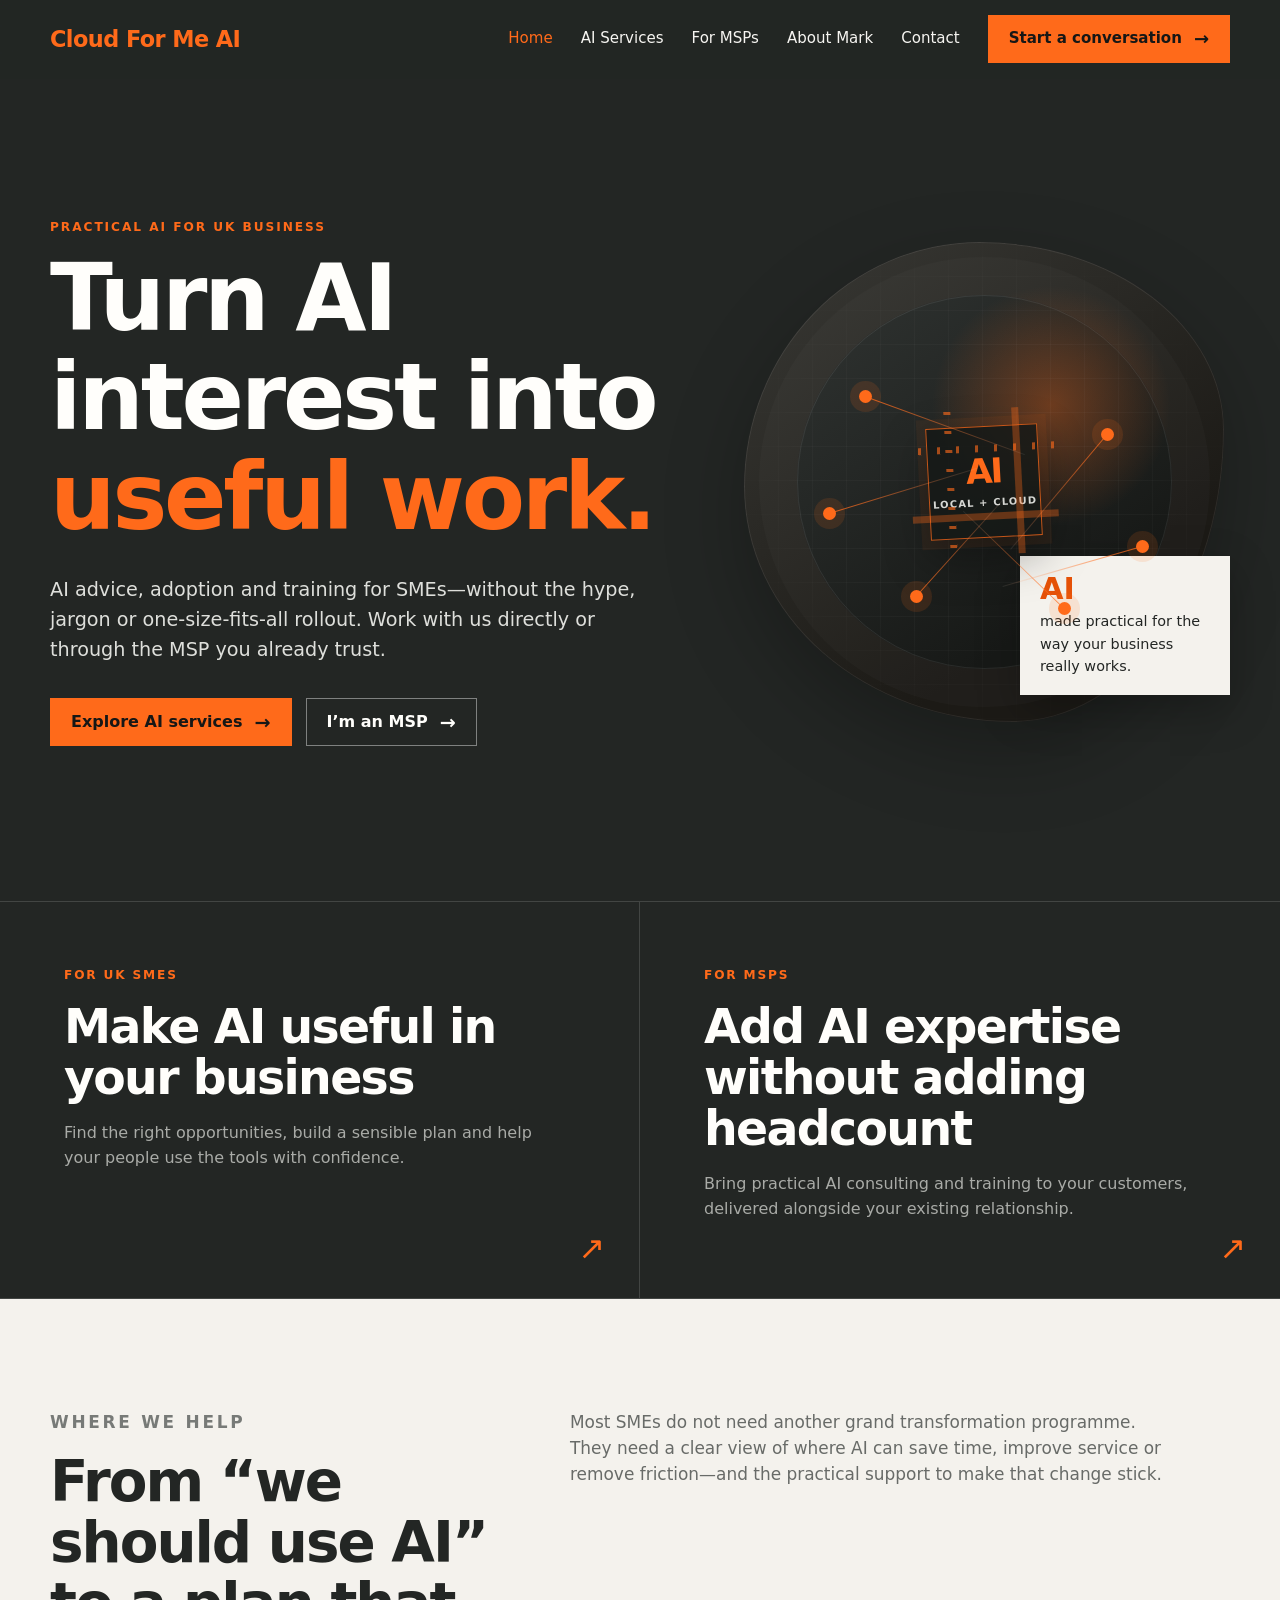
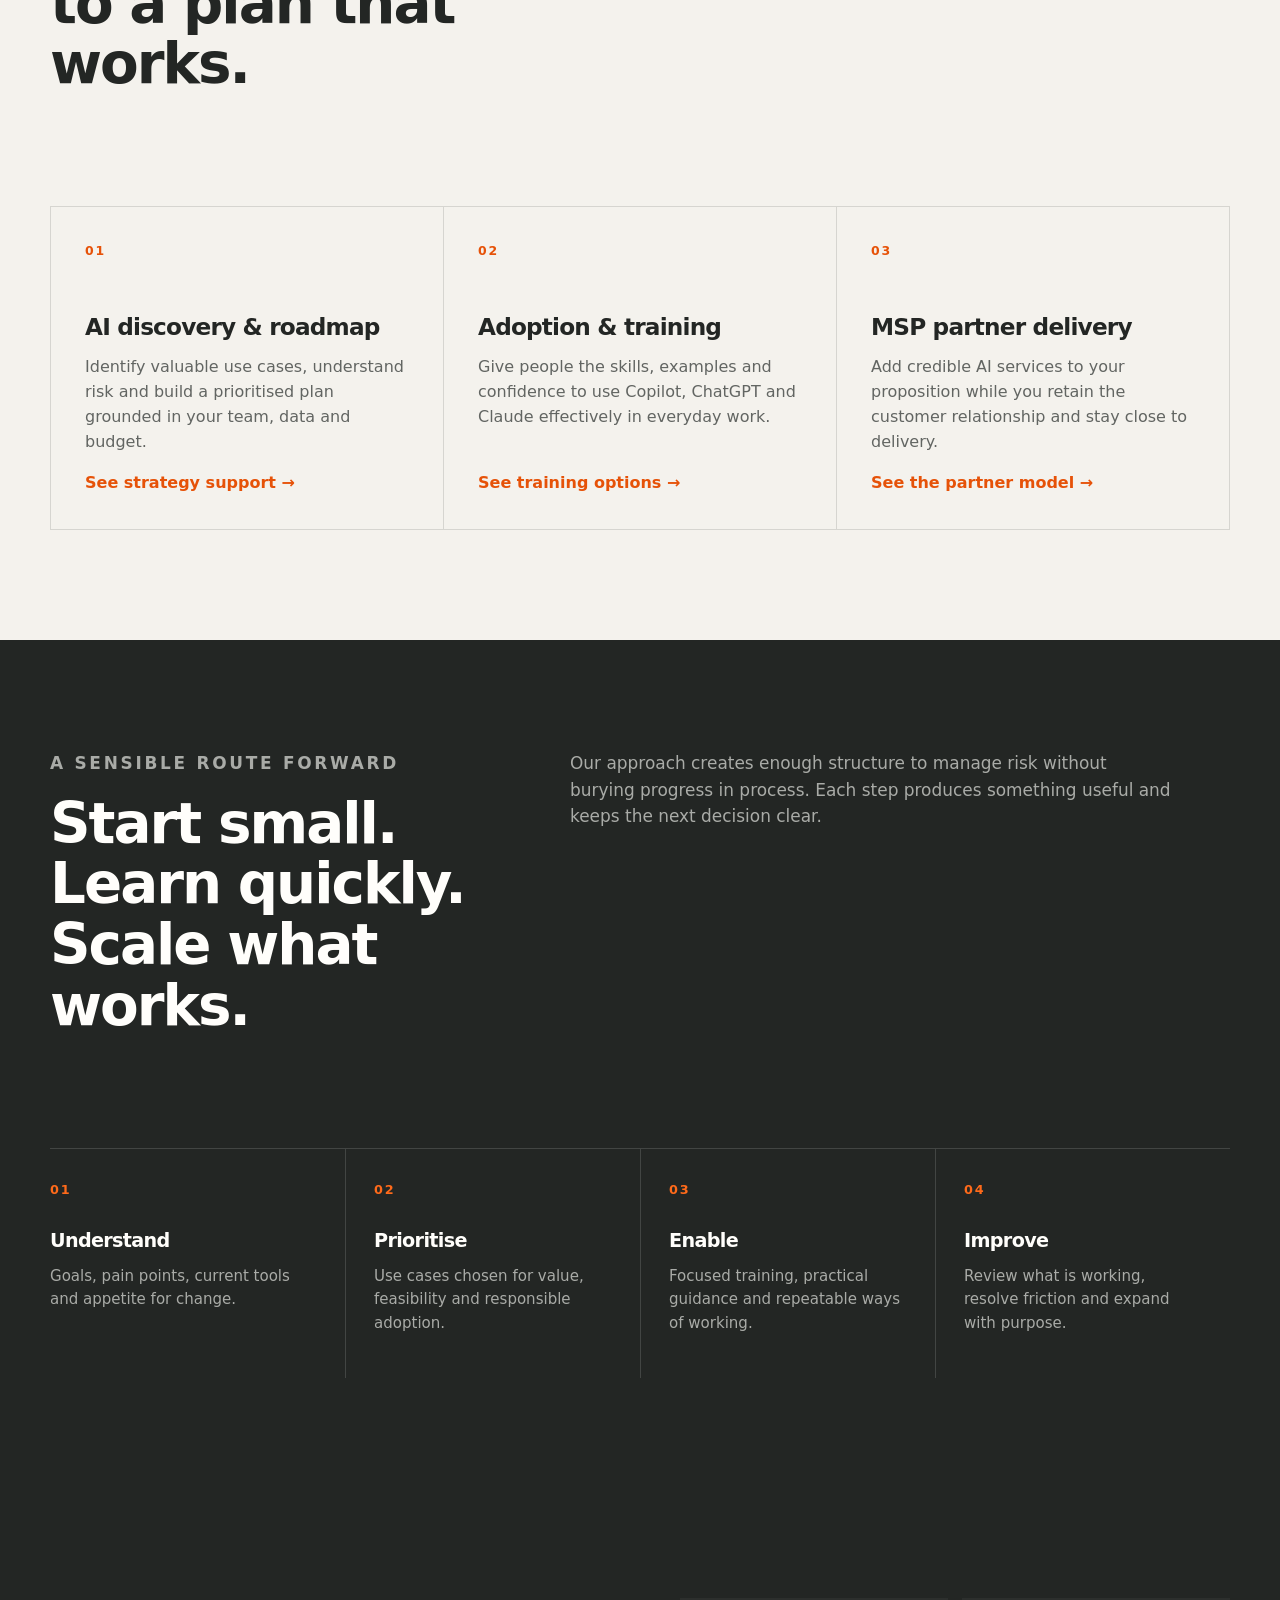
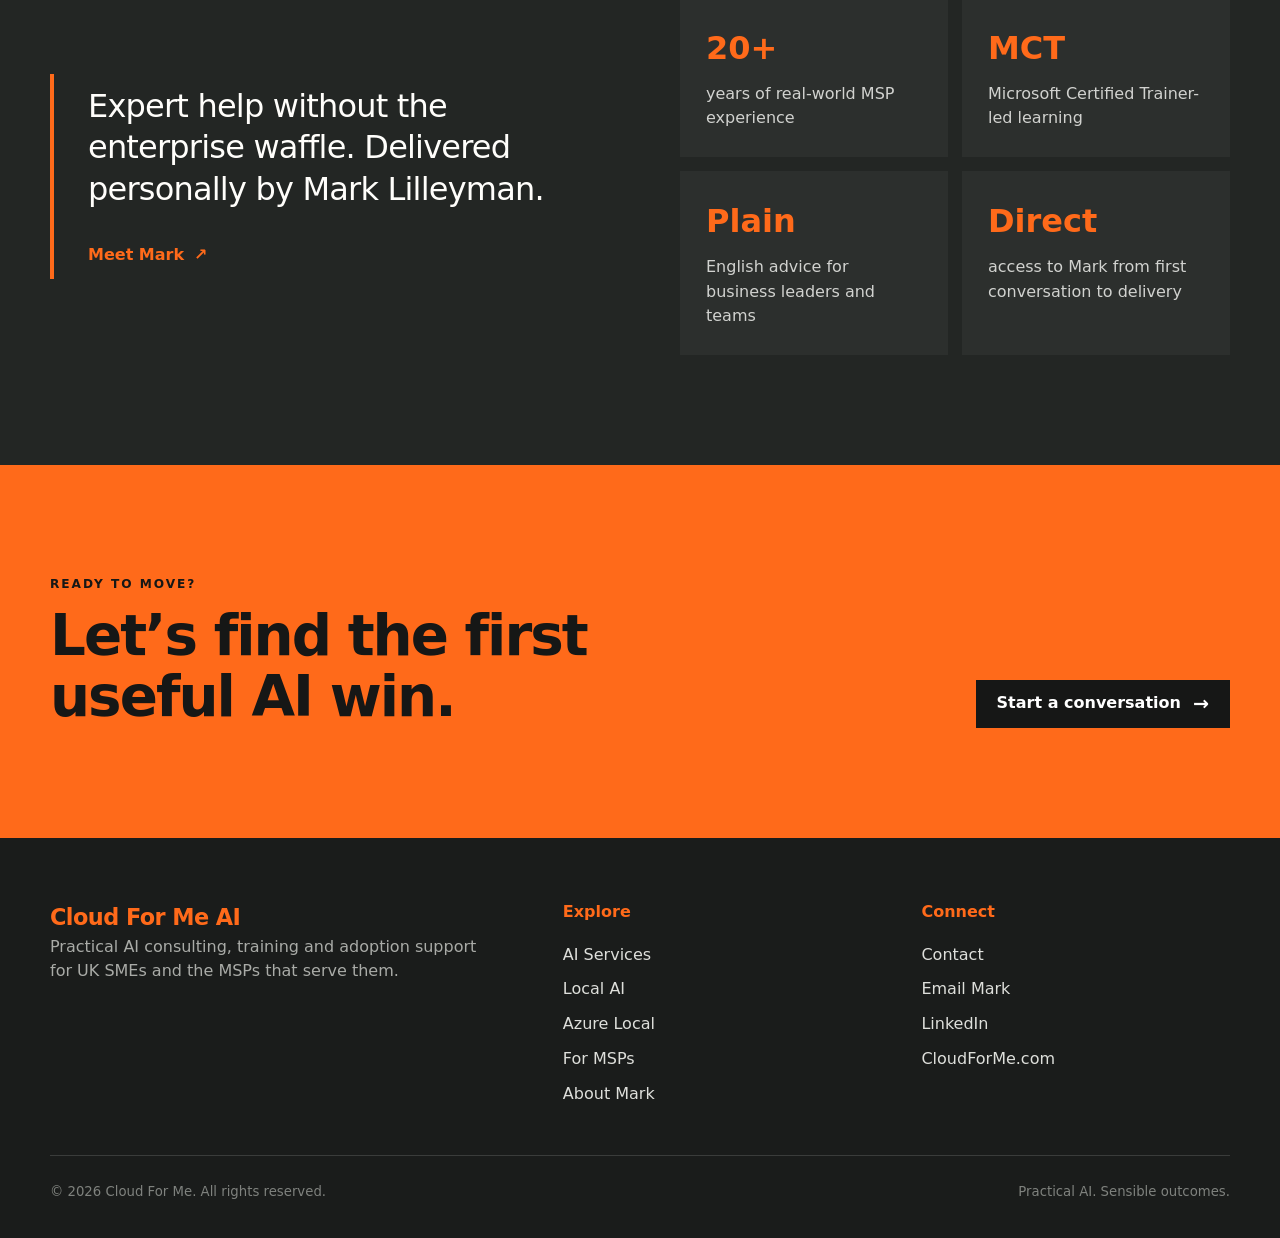
<file: index.html>
<!doctype html>
<html lang="en-GB">
<head>
  <meta charset="utf-8">
  <meta name="viewport" content="width=device-width,initial-scale=1">
  <title>Cloud For Me AI | Practical AI services for UK SMEs</title>
  <meta name="description" content="Practical AI consulting, training and adoption support for UK SMEs—directly or delivered alongside your trusted MSP.">
  <link rel="stylesheet" href="styles.css">
</head>
<body>
  <a class="skip-link" href="#main">Skip to content</a>
  <header class="site-header">
    <nav class="nav wrap" aria-label="Main navigation">
      <a class="brand" href="index.html">Cloud For Me <span aria-hidden="true">AI</span></a>
      <button class="menu-toggle" aria-expanded="false" aria-controls="nav-links">Menu</button>
      <div class="nav-links" id="nav-links">
        <a aria-current="page" href="index.html">Home</a>
        <a href="services.html">AI Services</a>
        <a href="partners.html">For MSPs</a>
        <a href="about.html">About Mark</a>
        <a href="contact.html">Contact</a>
        <a class="button" href="contact.html">Start a conversation</a>
      </div>
    </nav>
  </header>

  <main id="main">
    <section class="hero">
      <div class="hero-grid wrap">
        <div>
          <p class="eyebrow">Practical AI for UK business</p>
          <h1>Turn AI interest into <span class="accent">useful work.</span></h1>
          <p class="lede">AI advice, adoption and training for SMEs—without the hype, jargon or one-size-fits-all rollout. Work with us directly or through the MSP you already trust.</p>
          <div class="actions">
            <a class="button" href="services.html">Explore AI services</a>
            <a class="button ghost" href="partners.html">I’m an MSP</a>
          </div>
        </div>
        <div class="hero-visual" aria-hidden="true">
          <div class="orb">
            <div class="ai-core"><strong>AI</strong><span>local + cloud</span></div>
          </div>
          <div class="network">
            <i class="node n1"></i><i class="node n2"></i><i class="node n3"></i><i class="node n4"></i><i class="node n5"></i><i class="node n6"></i>
          </div>
          <div class="visual-tag"><strong>AI</strong>made practical for the way your business really works.</div>
        </div>
      </div>
    </section>

    <section class="audience-switch" aria-label="Choose your route">
      <div class="switch-grid">
        <a class="route" href="services.html"><span>For UK SMEs</span><h2>Make AI useful in your business</h2><p>Find the right opportunities, build a sensible plan and help your people use the tools with confidence.</p></a>
        <a class="route" href="partners.html"><span>For MSPs</span><h2>Add AI expertise without adding headcount</h2><p>Bring practical AI consulting and training to your customers, delivered alongside your existing relationship.</p></a>
      </div>
    </section>

    <section class="section light">
      <div class="wrap">
        <div class="section-head">
          <div><p class="eyebrow muted">Where we help</p><h2>From “we should use AI” to a plan that works.</h2></div>
          <p>Most SMEs do not need another grand transformation programme. They need a clear view of where AI can save time, improve service or remove friction—and the practical support to make that change stick.</p>
        </div>
        <div class="cards">
          <article class="card"><span class="number">01</span><h3>AI discovery &amp; roadmap</h3><p>Identify valuable use cases, understand risk and build a prioritised plan grounded in your team, data and budget.</p><a href="services.html#strategy">See strategy support →</a></article>
          <article class="card"><span class="number">02</span><h3>Adoption &amp; training</h3><p>Give people the skills, examples and confidence to use Copilot, ChatGPT and Claude effectively in everyday work.</p><a href="services.html#training">See training options →</a></article>
          <article class="card"><span class="number">03</span><h3>MSP partner delivery</h3><p>Add credible AI services to your proposition while you retain the customer relationship and stay close to delivery.</p><a href="partners.html">See the partner model →</a></article>
        </div>
      </div>
    </section>

    <section class="section">
      <div class="wrap">
        <div class="section-head"><div><p class="eyebrow">A sensible route forward</p><h2>Start small. Learn quickly. Scale what works.</h2></div><p>Our approach creates enough structure to manage risk without burying progress in process. Each step produces something useful and keeps the next decision clear.</p></div>
        <div class="process">
          <div class="step"><h3>Understand</h3><p>Goals, pain points, current tools and appetite for change.</p></div>
          <div class="step"><h3>Prioritise</h3><p>Use cases chosen for value, feasibility and responsible adoption.</p></div>
          <div class="step"><h3>Enable</h3><p>Focused training, practical guidance and repeatable ways of working.</p></div>
          <div class="step"><h3>Improve</h3><p>Review what is working, resolve friction and expand with purpose.</p></div>
        </div>
      </div>
    </section>

    <section class="section" id="about">
      <div class="wrap proof">
        <div class="quote-panel"><p>Expert help without the enterprise waffle. Delivered personally by Mark Lilleyman.</p><a class="linkedin-link" href="about.html">Meet Mark</a></div>
        <div class="credentials">
          <div class="credential"><strong>20+</strong><span>years of real-world MSP experience</span></div>
          <div class="credential"><strong>MCT</strong><span>Microsoft Certified Trainer-led learning</span></div>
          <div class="credential"><strong>Plain</strong><span>English advice for business leaders and teams</span></div>
          <div class="credential"><strong>Direct</strong><span>access to Mark from first conversation to delivery</span></div>
        </div>
      </div>
    </section>

    <section class="section orange">
      <div class="wrap cta"><div><p class="eyebrow" style="color:#161716">Ready to move?</p><h2>Let’s find the first useful AI win.</h2></div><a class="button" href="contact.html">Start a conversation</a></div>
    </section>
  </main>

  <footer class="site-footer"><div class="wrap"><div class="footer-grid"><div><a class="brand" href="index.html">Cloud For Me AI</a><p>Practical AI consulting, training and adoption support for UK SMEs and the MSPs that serve them.</p></div><div class="footer-links"><strong>Explore</strong><a href="services.html">AI Services</a><a href="local-ai.html">Local AI</a><a href="azure-local.html">Azure Local</a><a href="partners.html">For MSPs</a><a href="about.html">About Mark</a></div><div class="footer-links"><strong>Connect</strong><a href="contact.html">Contact</a><a href="mailto:mark@cloudforme.com">Email Mark</a><a href="https://www.linkedin.com/in/marklilleyman/">LinkedIn</a><a href="https://cloudforme.com">CloudForMe.com</a></div></div><div class="copyright"><span>© <span data-year></span> Cloud For Me. All rights reserved.</span><span>Practical AI. Sensible outcomes.</span></div></div></footer>
  <script src="script.js"></script>
</body>
</html>
</file>
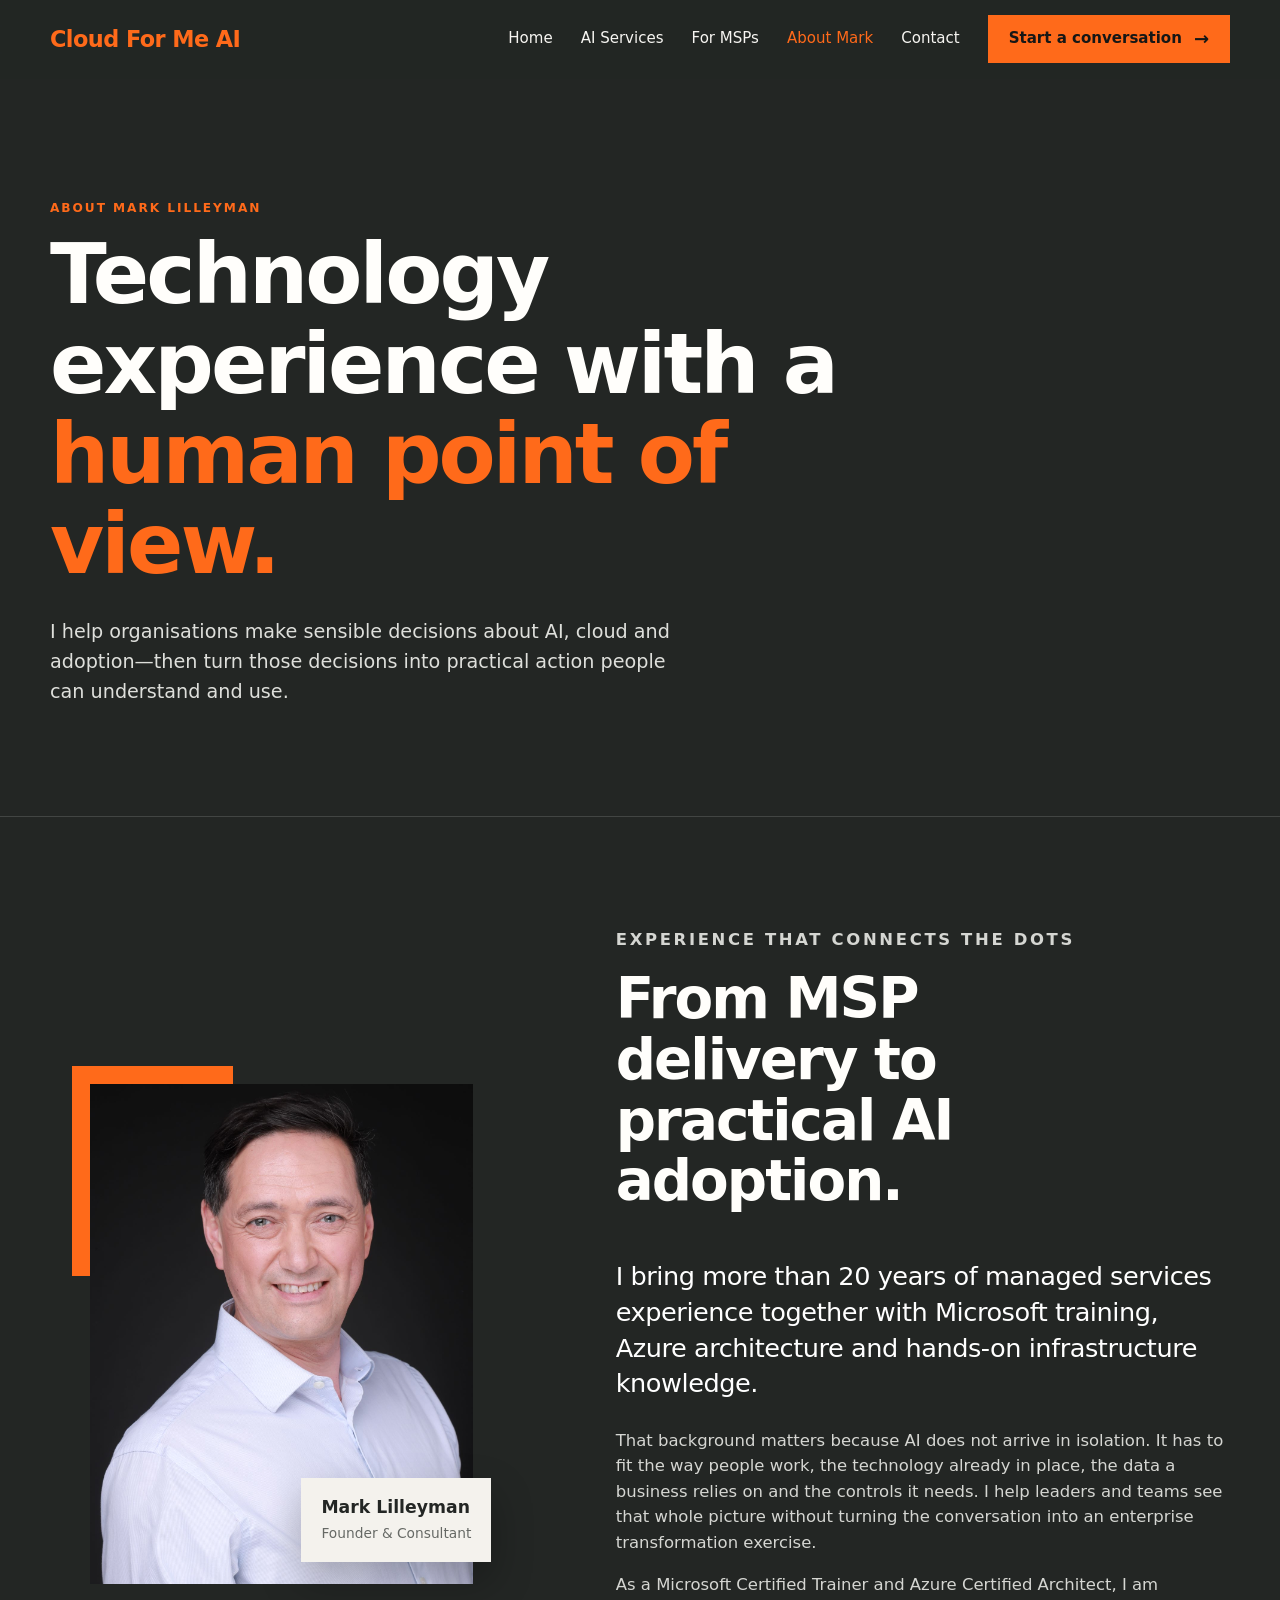
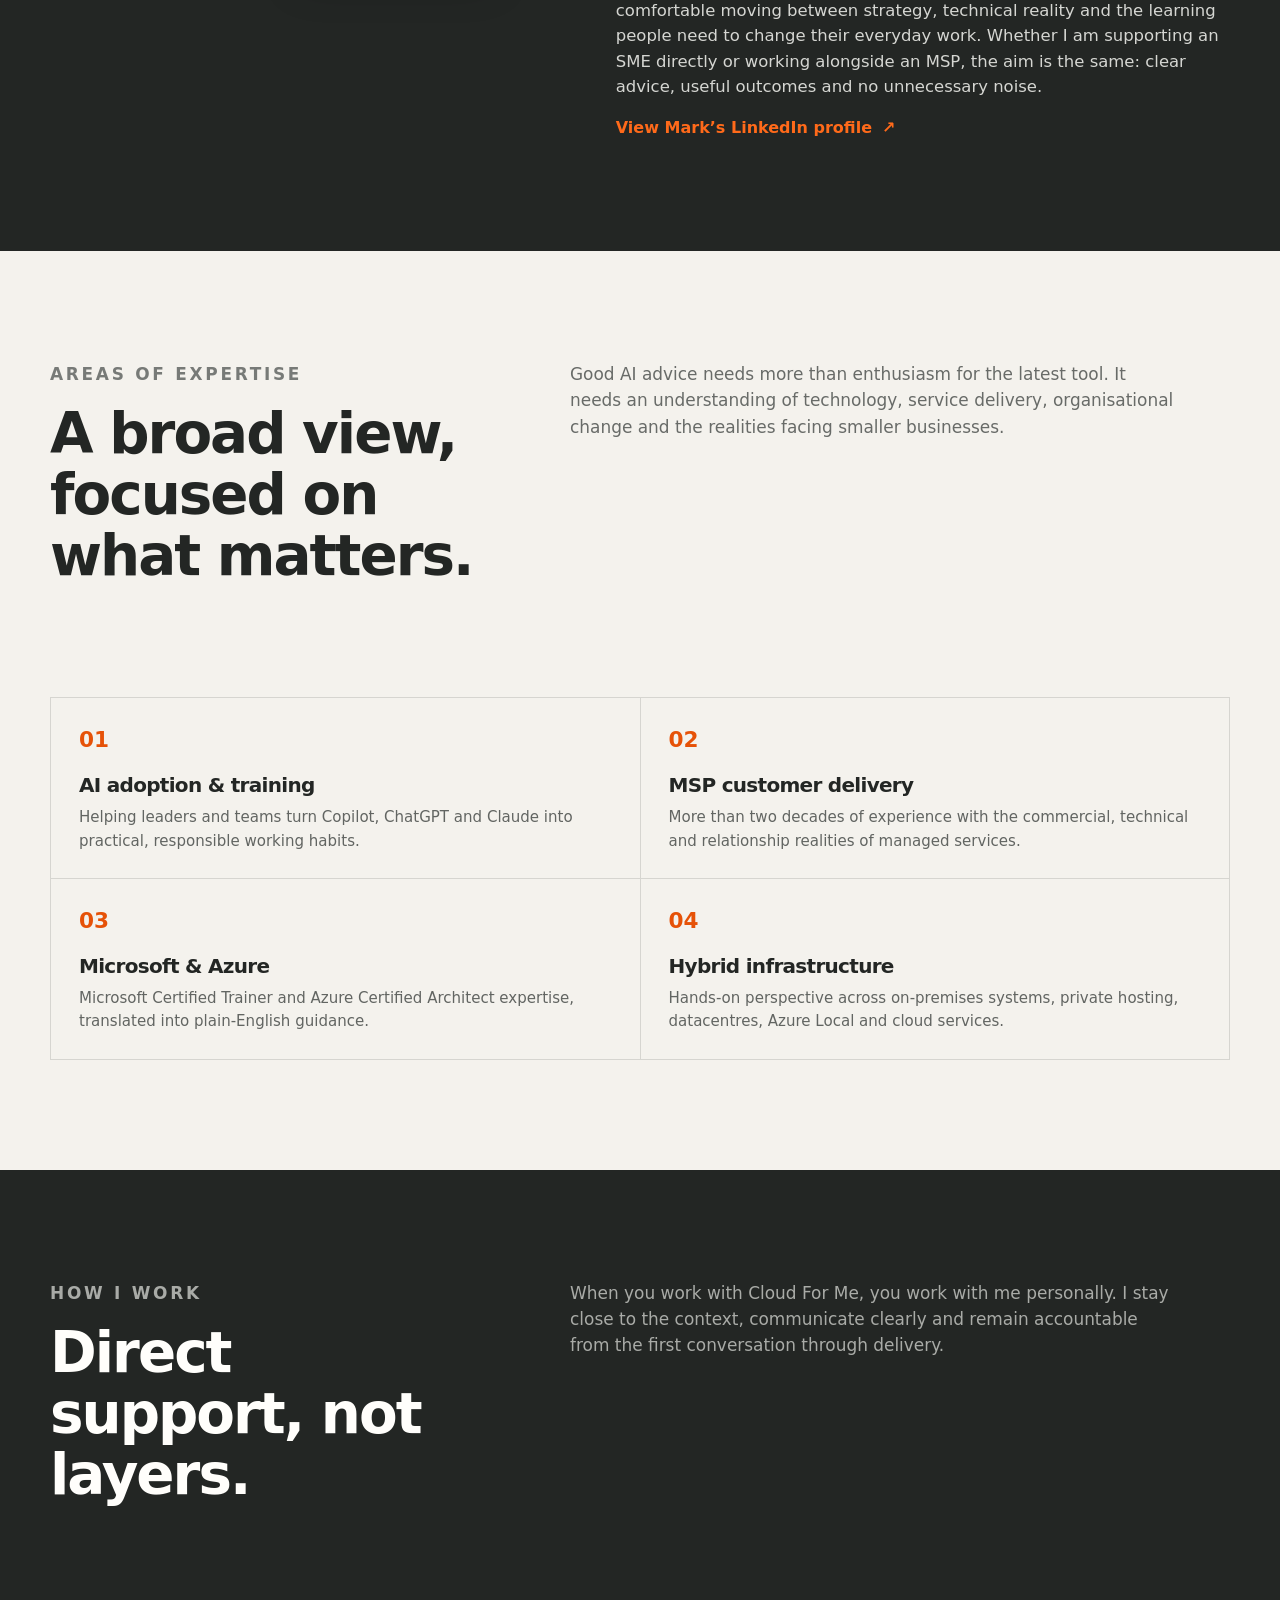
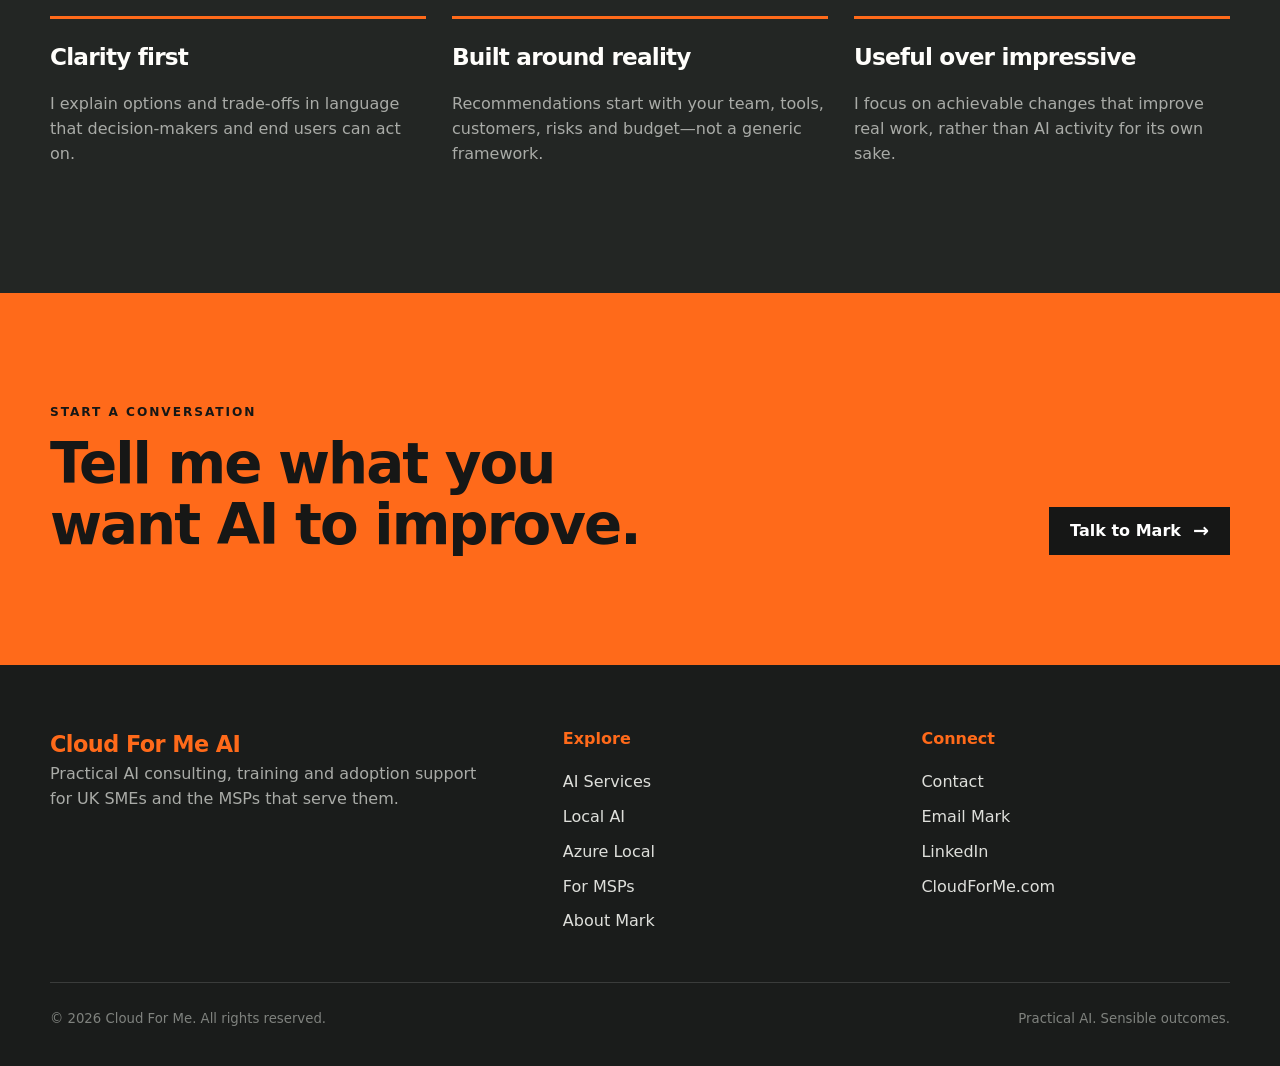
<file: about.html>
<!doctype html>
<html lang="en-GB">
<head>
  <meta charset="utf-8">
  <meta name="viewport" content="width=device-width,initial-scale=1">
  <title>About Mark Lilleyman | Cloud For Me AI</title>
  <meta name="description" content="Meet Mark Lilleyman, Microsoft Certified Trainer and Azure Certified Architect with more than 20 years of MSP experience.">
  <link rel="stylesheet" href="styles.css">
</head>
<body>
  <a class="skip-link" href="#main">Skip to content</a>
  <header class="site-header">
    <nav class="nav wrap" aria-label="Main navigation">
      <a class="brand" href="index.html">Cloud For Me <span aria-hidden="true">AI</span></a>
      <button class="menu-toggle" aria-expanded="false" aria-controls="nav-links">Menu</button>
      <div class="nav-links" id="nav-links">
        <a href="index.html">Home</a>
        <a href="services.html">AI Services</a>
        <a href="partners.html">For MSPs</a>
        <a aria-current="page" href="about.html">About Mark</a>
        <a href="contact.html">Contact</a>
        <a class="button" href="contact.html">Start a conversation</a>
      </div>
    </nav>
  </header>

  <main id="main">
    <section class="page-hero">
      <div class="wrap">
        <p class="eyebrow">About Mark Lilleyman</p>
        <h1>Technology experience with a <span class="accent">human point of view.</span></h1>
        <p class="lede">I help organisations make sensible decisions about AI, cloud and adoption—then turn those decisions into practical action people can understand and use.</p>
      </div>
    </section>

    <section class="section">
      <div class="wrap profile-grid">
        <figure class="portrait-frame">
          <img src="assets/mark-lilleyman-dark-portrait-small.jpg" alt="Mark Lilleyman, founder and consultant at Cloud For Me" width="1280" height="1920">
          <figcaption class="portrait-caption"><strong>Mark Lilleyman</strong><span>Founder &amp; Consultant</span></figcaption>
        </figure>
        <div class="bio-copy">
          <p class="eyebrow">Experience that connects the dots</p>
          <h2>From MSP delivery to practical AI adoption.</h2>
          <p class="lead-copy">I bring more than 20 years of managed services experience together with Microsoft training, Azure architecture and hands-on infrastructure knowledge.</p>
          <p>That background matters because AI does not arrive in isolation. It has to fit the way people work, the technology already in place, the data a business relies on and the controls it needs. I help leaders and teams see that whole picture without turning the conversation into an enterprise transformation exercise.</p>
          <p>As a Microsoft Certified Trainer and Azure Certified Architect, I am comfortable moving between strategy, technical reality and the learning people need to change their everyday work. Whether I am supporting an SME directly or working alongside an MSP, the aim is the same: clear advice, useful outcomes and no unnecessary noise.</p>
          <a class="linkedin-link" href="https://www.linkedin.com/in/marklilleyman/">View Mark’s LinkedIn profile</a>
        </div>
      </div>
    </section>

    <section class="section light">
      <div class="wrap">
        <div class="section-head">
          <div><p class="eyebrow muted">Areas of expertise</p><h2>A broad view, focused on what matters.</h2></div>
          <p>Good AI advice needs more than enthusiasm for the latest tool. It needs an understanding of technology, service delivery, organisational change and the realities facing smaller businesses.</p>
        </div>
        <div class="expertise-grid compact">
          <article class="expertise-item"><span class="icon-mark">01</span><h3>AI adoption &amp; training</h3><p>Helping leaders and teams turn Copilot, ChatGPT and Claude into practical, responsible working habits.</p></article>
          <article class="expertise-item"><span class="icon-mark">02</span><h3>MSP customer delivery</h3><p>More than two decades of experience with the commercial, technical and relationship realities of managed services.</p></article>
          <article class="expertise-item"><span class="icon-mark">03</span><h3>Microsoft &amp; Azure</h3><p>Microsoft Certified Trainer and Azure Certified Architect expertise, translated into plain-English guidance.</p></article>
          <article class="expertise-item"><span class="icon-mark">04</span><h3>Hybrid infrastructure</h3><p>Hands-on perspective across on-premises systems, private hosting, datacentres, Azure Local and cloud services.</p></article>
        </div>
      </div>
    </section>

    <section class="section">
      <div class="wrap">
        <div class="section-head">
          <div><p class="eyebrow">How I work</p><h2>Direct support, not layers.</h2></div>
          <p>When you work with Cloud For Me, you work with me personally. I stay close to the context, communicate clearly and remain accountable from the first conversation through delivery.</p>
        </div>
        <div class="principles">
          <article class="principle"><h3>Clarity first</h3><p>I explain options and trade-offs in language that decision-makers and end users can act on.</p></article>
          <article class="principle"><h3>Built around reality</h3><p>Recommendations start with your team, tools, customers, risks and budget—not a generic framework.</p></article>
          <article class="principle"><h3>Useful over impressive</h3><p>I focus on achievable changes that improve real work, rather than AI activity for its own sake.</p></article>
        </div>
      </div>
    </section>

    <section class="section orange">
      <div class="wrap cta"><div><p class="eyebrow" style="color:#161716">Start a conversation</p><h2>Tell me what you want AI to improve.</h2></div><a class="button" href="contact.html">Talk to Mark</a></div>
    </section>
  </main>

  <footer class="site-footer"><div class="wrap"><div class="footer-grid"><div><a class="brand" href="index.html">Cloud For Me AI</a><p>Practical AI consulting, training and adoption support for UK SMEs and the MSPs that serve them.</p></div><div class="footer-links"><strong>Explore</strong><a href="services.html">AI Services</a><a href="local-ai.html">Local AI</a><a href="azure-local.html">Azure Local</a><a href="partners.html">For MSPs</a><a href="about.html">About Mark</a></div><div class="footer-links"><strong>Connect</strong><a href="contact.html">Contact</a><a href="mailto:mark@cloudforme.com">Email Mark</a><a href="https://www.linkedin.com/in/marklilleyman/">LinkedIn</a><a href="https://cloudforme.com">CloudForMe.com</a></div></div><div class="copyright"><span>© <span data-year></span> Cloud For Me. All rights reserved.</span><span>Practical AI. Sensible outcomes.</span></div></div></footer>
  <script src="script.js"></script>
</body>
</html>
</file>
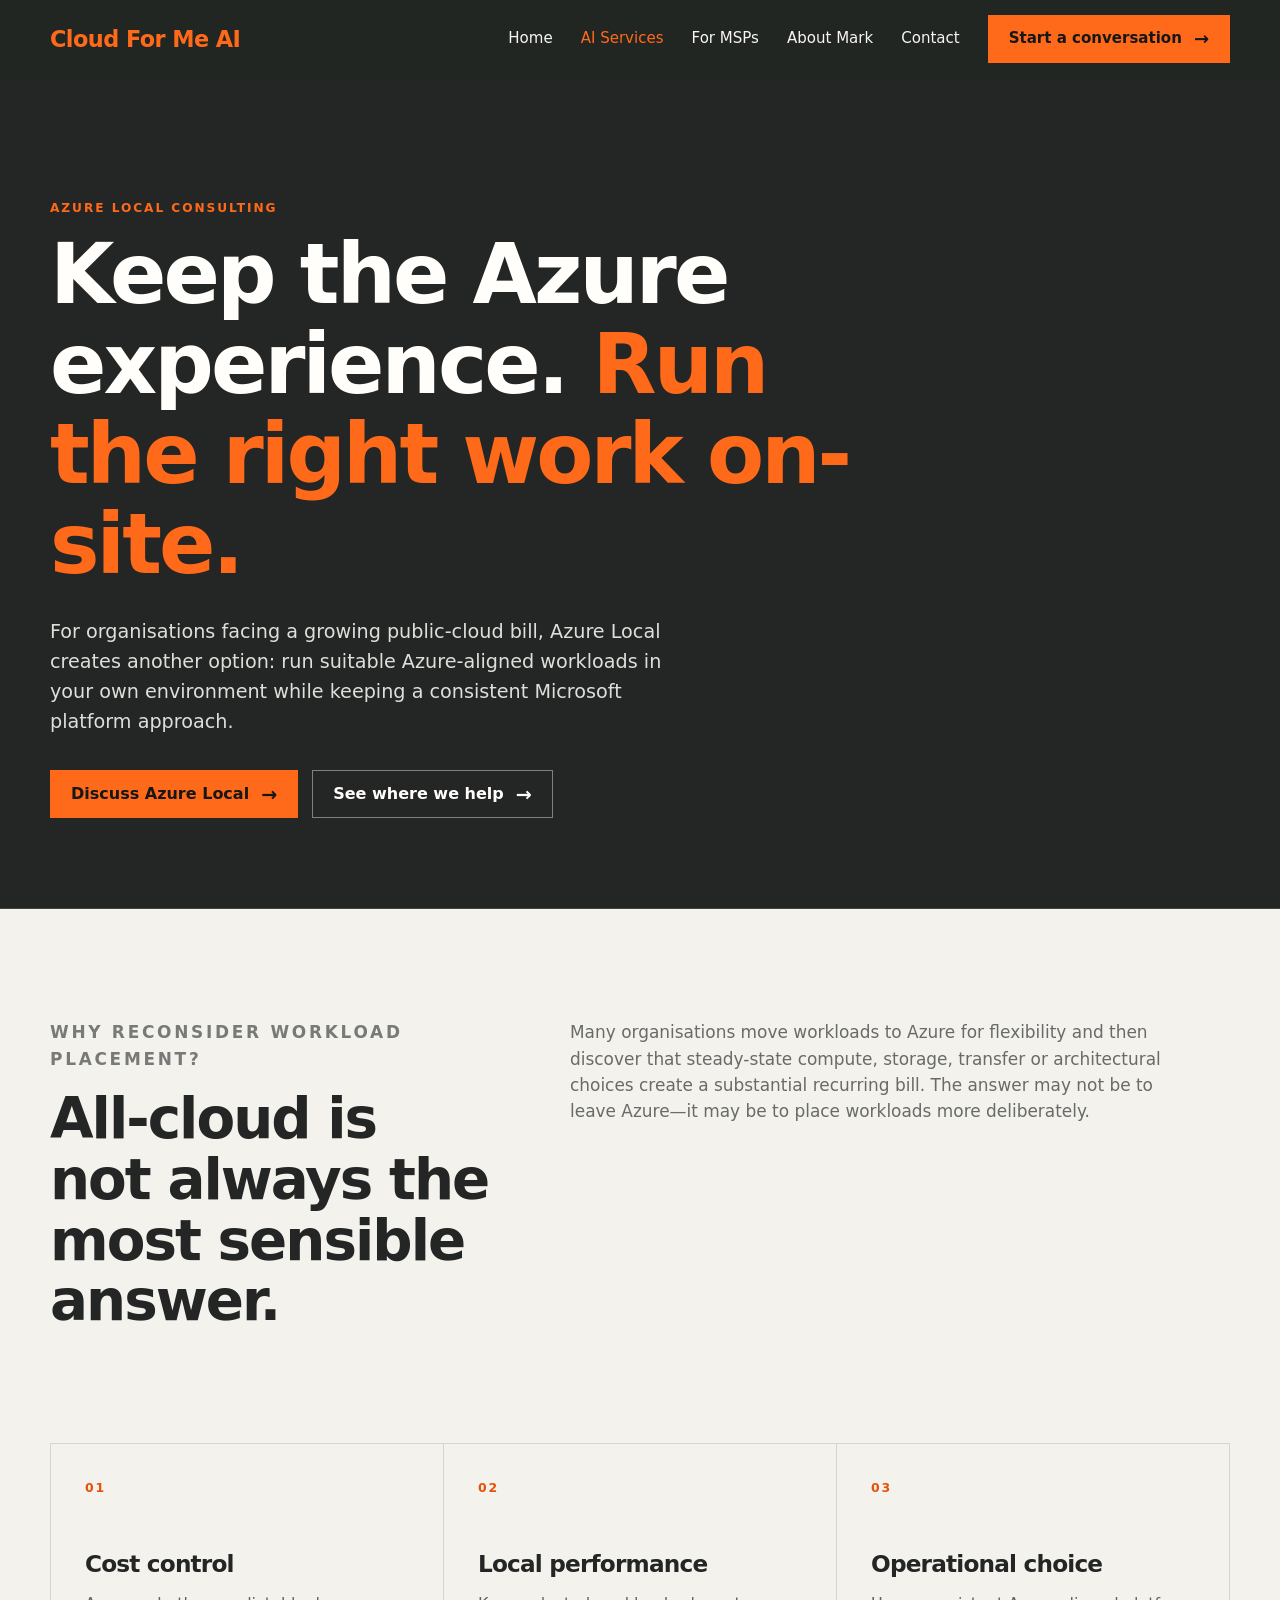
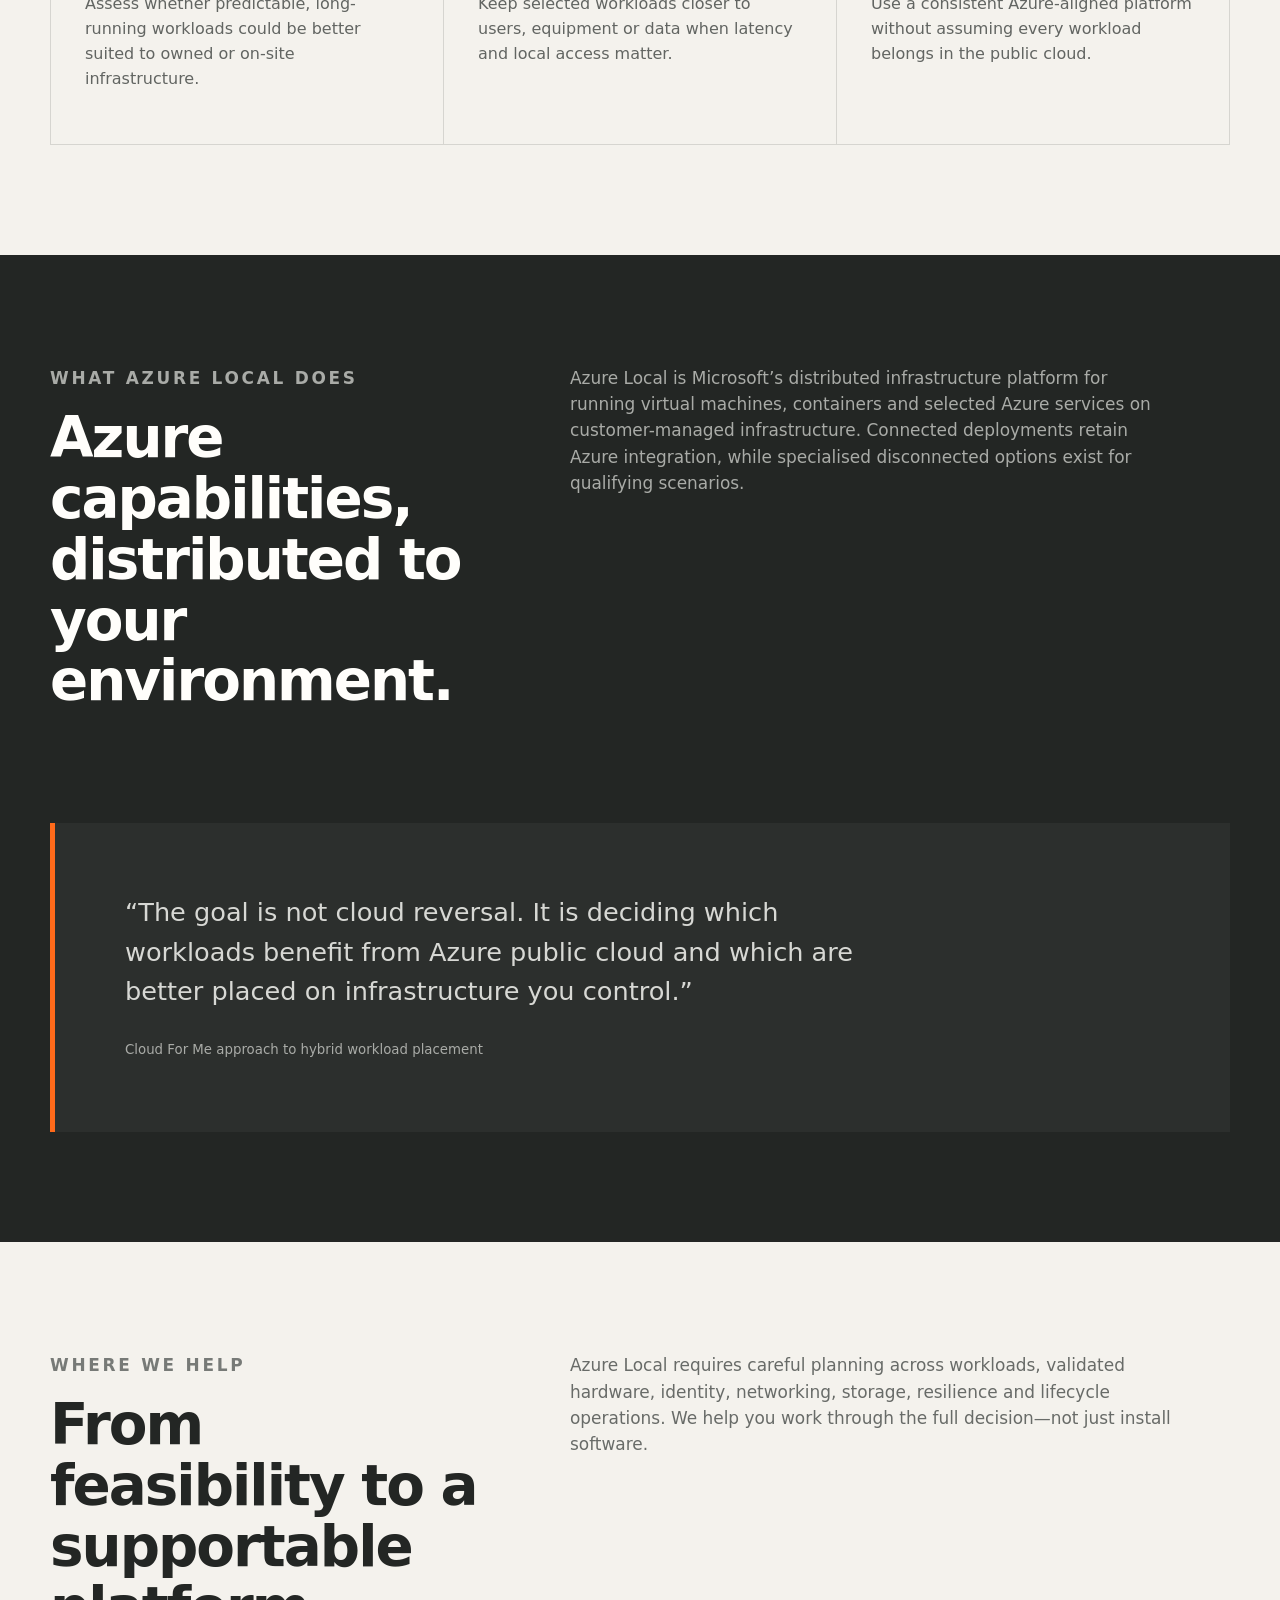
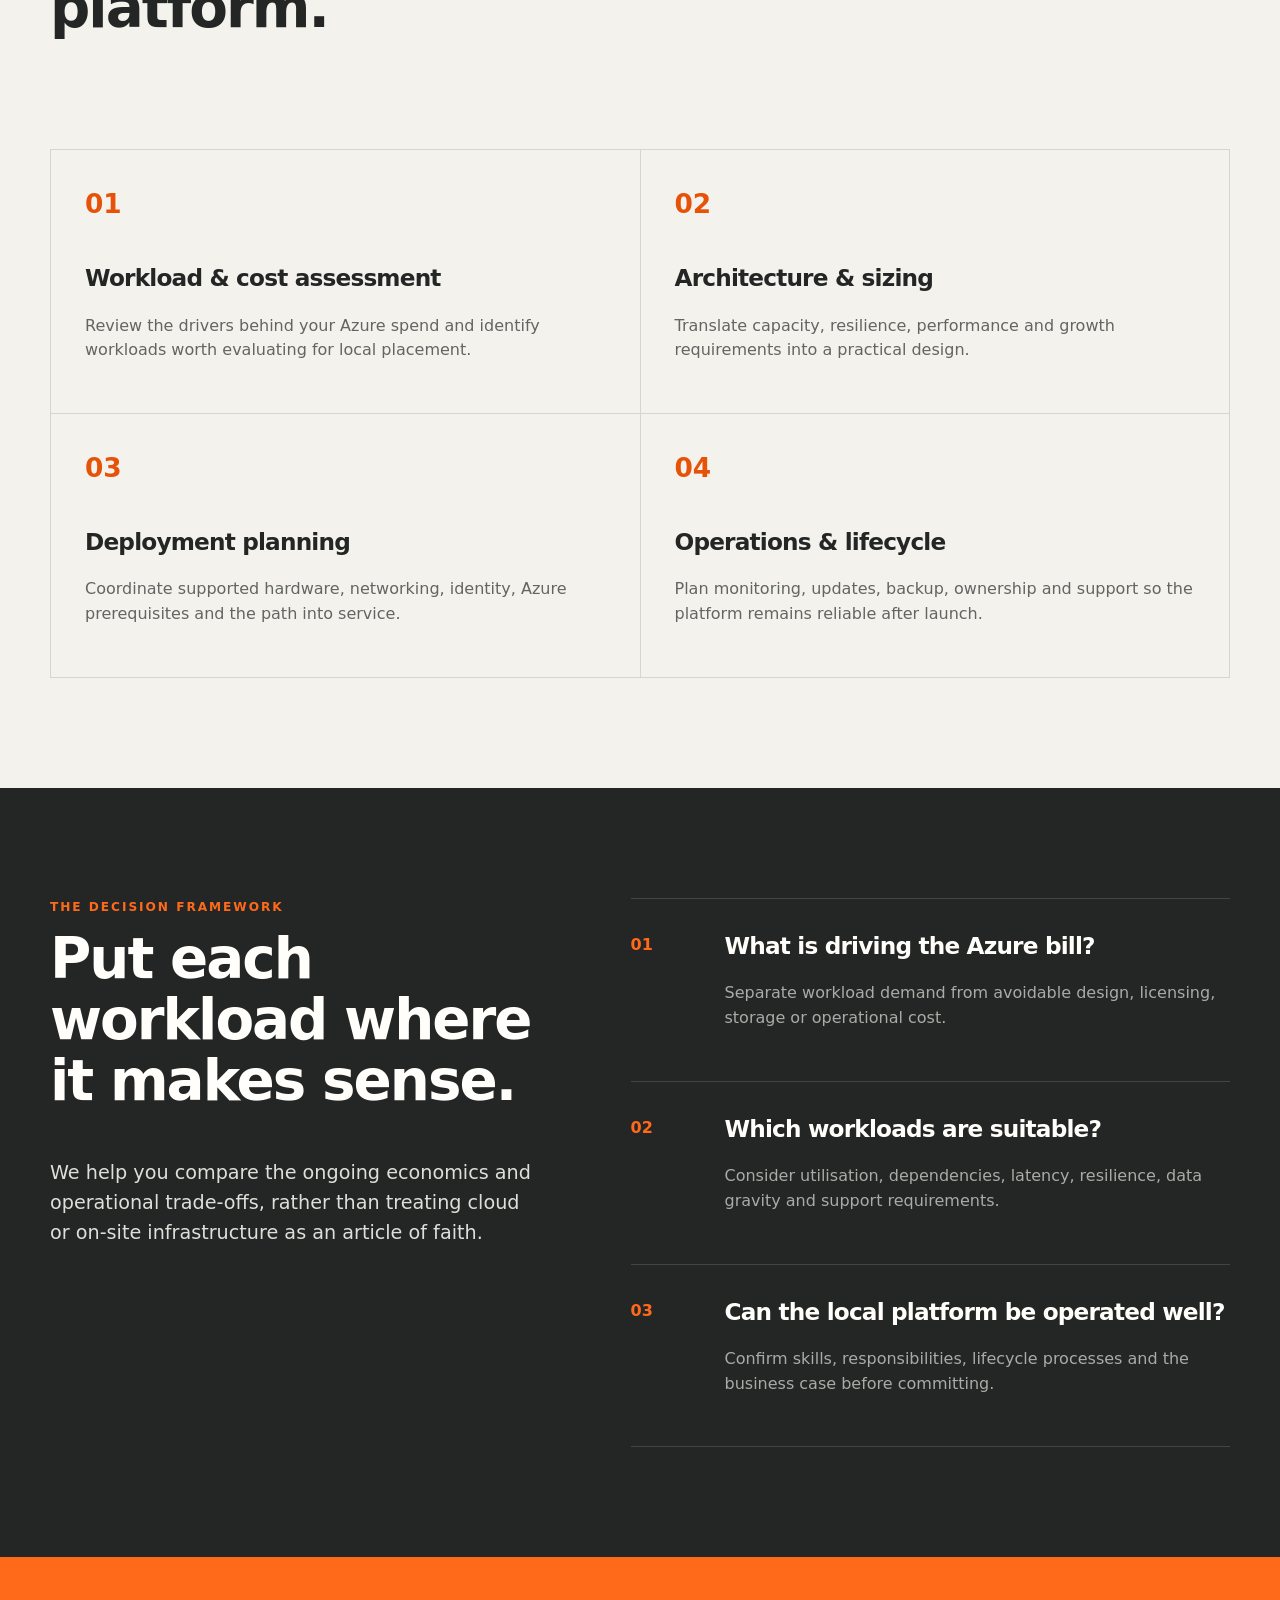
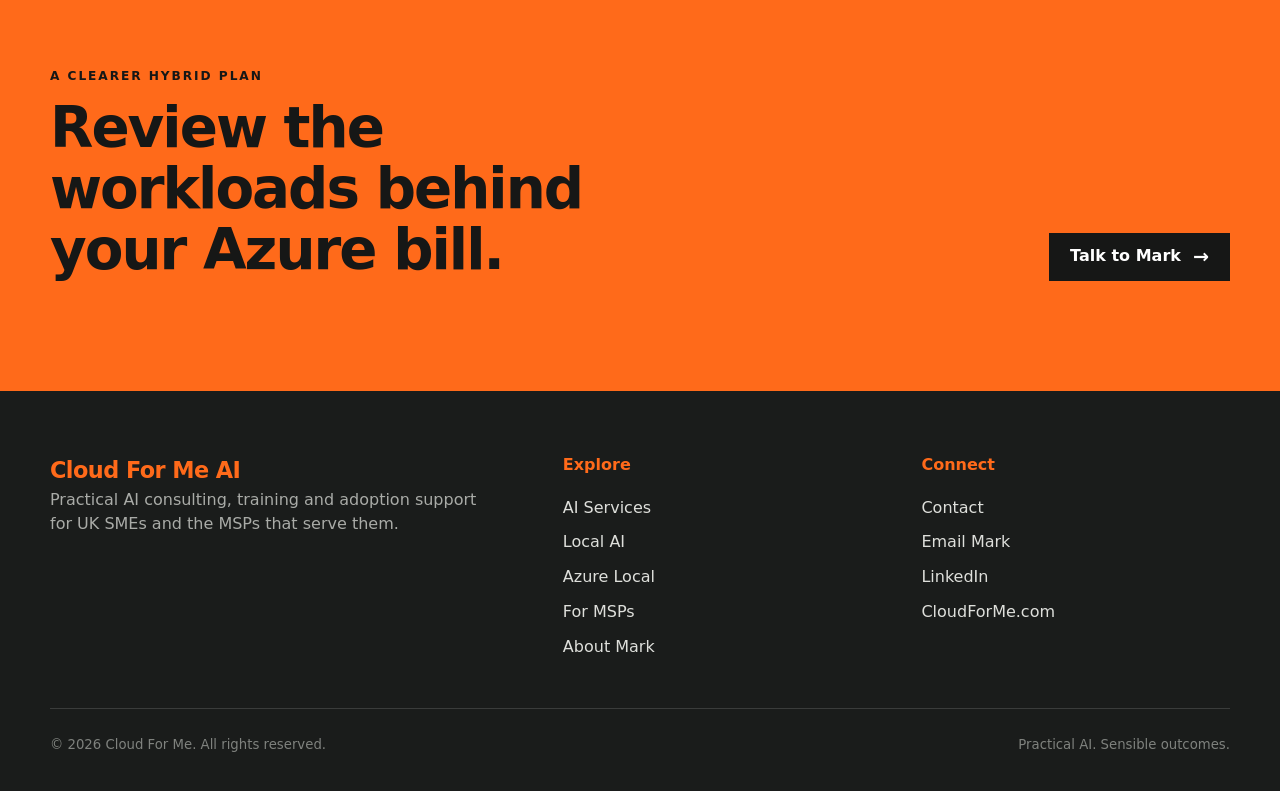
<file: azure-local.html>
<!doctype html>
<html lang="en-GB"><head><meta charset="utf-8"><meta name="viewport" content="width=device-width,initial-scale=1"><title>Azure Local Consulting for UK SMEs | Cloud For Me AI</title><meta name="description" content="Plan and run suitable Azure-aligned workloads on-site with practical Azure Local consulting, deployment and operational guidance."><link rel="stylesheet" href="styles.css"></head>
<body><a class="skip-link" href="#main">Skip to content</a><header class="site-header"><nav class="nav wrap" aria-label="Main navigation"><a class="brand" href="index.html">Cloud For Me <span aria-hidden="true">AI</span></a><button class="menu-toggle" aria-expanded="false" aria-controls="nav-links">Menu</button><div class="nav-links" id="nav-links"><a href="index.html">Home</a><a aria-current="page" href="services.html">AI Services</a><a href="partners.html">For MSPs</a><a href="about.html">About Mark</a><a href="contact.html">Contact</a><a class="button" href="contact.html">Start a conversation</a></div></nav></header>
<main id="main">
<section class="page-hero"><div class="wrap"><p class="eyebrow">Azure Local consulting</p><h1>Keep the Azure experience. <span class="accent">Run the right work on-site.</span></h1><p class="lede">For organisations facing a growing public-cloud bill, Azure Local creates another option: run suitable Azure-aligned workloads in your own environment while keeping a consistent Microsoft platform approach.</p><div class="actions"><a class="button" href="contact.html">Discuss Azure Local</a><a class="button ghost" href="#services">See where we help</a></div></div></section>

<section class="section light"><div class="wrap"><div class="section-head"><div><p class="eyebrow muted">Why reconsider workload placement?</p><h2>All-cloud is not always the most sensible answer.</h2></div><p>Many organisations move workloads to Azure for flexibility and then discover that steady-state compute, storage, transfer or architectural choices create a substantial recurring bill. The answer may not be to leave Azure—it may be to place workloads more deliberately.</p></div><div class="cards"><article class="card"><span class="number">01</span><h3>Cost control</h3><p>Assess whether predictable, long-running workloads could be better suited to owned or on-site infrastructure.</p></article><article class="card"><span class="number">02</span><h3>Local performance</h3><p>Keep selected workloads closer to users, equipment or data when latency and local access matter.</p></article><article class="card"><span class="number">03</span><h3>Operational choice</h3><p>Use a consistent Azure-aligned platform without assuming every workload belongs in the public cloud.</p></article></div></div></section>

<section class="section"><div class="wrap"><div class="section-head"><div><p class="eyebrow">What Azure Local does</p><h2>Azure capabilities, distributed to your environment.</h2></div><p>Azure Local is Microsoft’s distributed infrastructure platform for running virtual machines, containers and selected Azure services on customer-managed infrastructure. Connected deployments retain Azure integration, while specialised disconnected options exist for qualifying scenarios.</p></div><div class="callout"><p>“The goal is not cloud reversal. It is deciding which workloads benefit from Azure public cloud and which are better placed on infrastructure you control.”</p><small>Cloud For Me approach to hybrid workload placement</small></div></div></section>

<section class="section light" id="services"><div class="wrap"><div class="section-head"><div><p class="eyebrow muted">Where we help</p><h2>From feasibility to a supportable platform.</h2></div><p>Azure Local requires careful planning across workloads, validated hardware, identity, networking, storage, resilience and lifecycle operations. We help you work through the full decision—not just install software.</p></div><div class="expertise-grid"><article class="expertise-item"><span class="icon-mark">01</span><h3>Workload &amp; cost assessment</h3><p>Review the drivers behind your Azure spend and identify workloads worth evaluating for local placement.</p></article><article class="expertise-item"><span class="icon-mark">02</span><h3>Architecture &amp; sizing</h3><p>Translate capacity, resilience, performance and growth requirements into a practical design.</p></article><article class="expertise-item"><span class="icon-mark">03</span><h3>Deployment planning</h3><p>Coordinate supported hardware, networking, identity, Azure prerequisites and the path into service.</p></article><article class="expertise-item"><span class="icon-mark">04</span><h3>Operations &amp; lifecycle</h3><p>Plan monitoring, updates, backup, ownership and support so the platform remains reliable after launch.</p></article></div></div></section>

<section class="section"><div class="wrap split"><div><p class="eyebrow">The decision framework</p><h2>Put each workload where it makes sense.</h2><p class="lede">We help you compare the ongoing economics and operational trade-offs, rather than treating cloud or on-site infrastructure as an article of faith.</p></div><div class="service-list"><article class="service-row"><span class="num">01</span><div><h3>What is driving the Azure bill?</h3><p>Separate workload demand from avoidable design, licensing, storage or operational cost.</p></div></article><article class="service-row"><span class="num">02</span><div><h3>Which workloads are suitable?</h3><p>Consider utilisation, dependencies, latency, resilience, data gravity and support requirements.</p></div></article><article class="service-row"><span class="num">03</span><div><h3>Can the local platform be operated well?</h3><p>Confirm skills, responsibilities, lifecycle processes and the business case before committing.</p></div></article></div></div></section>

<section class="section orange"><div class="wrap cta"><div><p class="eyebrow" style="color:#161716">A clearer hybrid plan</p><h2>Review the workloads behind your Azure bill.</h2></div><a class="button" href="contact.html">Talk to Mark</a></div></section>
</main><footer class="site-footer"><div class="wrap"><div class="footer-grid"><div><a class="brand" href="index.html">Cloud For Me AI</a><p>Practical AI consulting, training and adoption support for UK SMEs and the MSPs that serve them.</p></div><div class="footer-links"><strong>Explore</strong><a href="services.html">AI Services</a><a href="local-ai.html">Local AI</a><a href="azure-local.html">Azure Local</a><a href="partners.html">For MSPs</a><a href="about.html">About Mark</a></div><div class="footer-links"><strong>Connect</strong><a href="contact.html">Contact</a><a href="mailto:mark@cloudforme.com">Email Mark</a><a href="https://www.linkedin.com/in/marklilleyman/">LinkedIn</a><a href="https://cloudforme.com">CloudForMe.com</a></div></div><div class="copyright"><span>© <span data-year></span> Cloud For Me. All rights reserved.</span><span>Practical AI. Sensible outcomes.</span></div></div></footer><script src="script.js"></script></body></html>
</file>
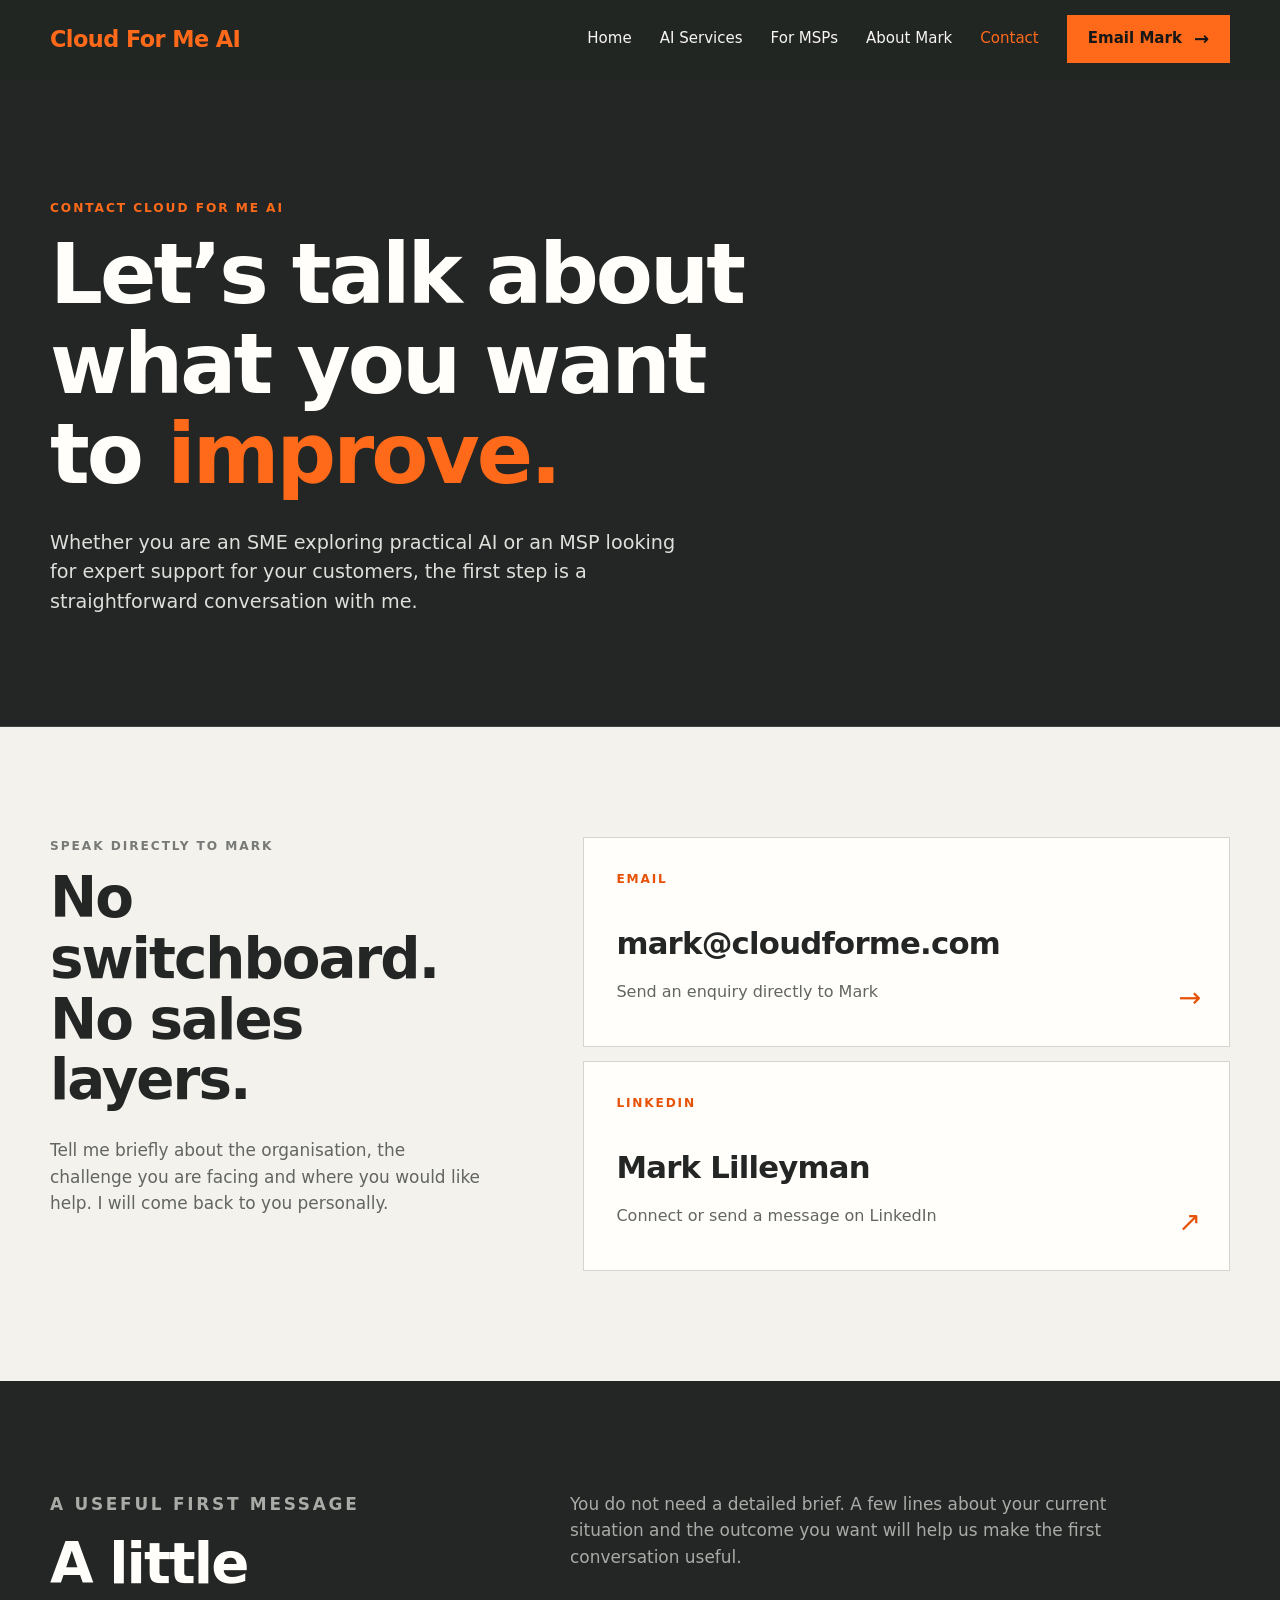
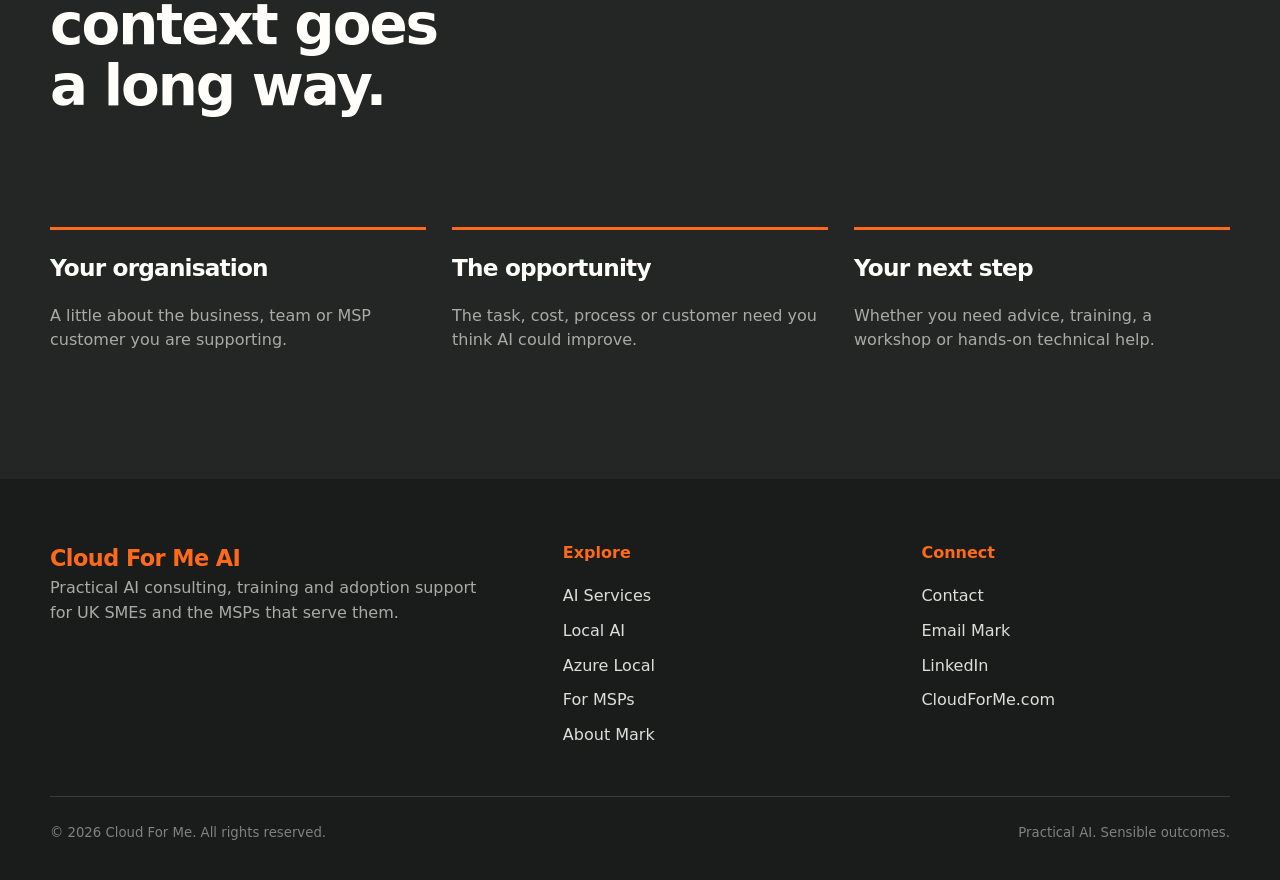
<file: contact.html>
<!doctype html>
<html lang="en-GB">
<head>
  <meta charset="utf-8">
  <meta name="viewport" content="width=device-width,initial-scale=1">
  <title>Contact Mark Lilleyman | Cloud For Me AI</title>
  <meta name="description" content="Contact Mark Lilleyman to discuss practical AI consulting, training, local AI, Azure Local or support for MSP customers.">
  <link rel="stylesheet" href="styles.css">
</head>
<body>
  <a class="skip-link" href="#main">Skip to content</a>
  <header class="site-header">
    <nav class="nav wrap" aria-label="Main navigation">
      <a class="brand" href="index.html">Cloud For Me <span aria-hidden="true">AI</span></a>
      <button class="menu-toggle" aria-expanded="false" aria-controls="nav-links">Menu</button>
      <div class="nav-links" id="nav-links">
        <a href="index.html">Home</a>
        <a href="services.html">AI Services</a>
        <a href="partners.html">For MSPs</a>
        <a href="about.html">About Mark</a>
        <a aria-current="page" href="contact.html">Contact</a>
        <a class="button" href="mailto:mark@cloudforme.com?subject=Cloud%20For%20Me%20AI%20enquiry">Email Mark</a>
      </div>
    </nav>
  </header>

  <main id="main">
    <section class="page-hero contact-hero">
      <div class="wrap">
        <p class="eyebrow">Contact Cloud For Me AI</p>
        <h1>Let’s talk about what you want to <span class="accent">improve.</span></h1>
        <p class="lede">Whether you are an SME exploring practical AI or an MSP looking for expert support for your customers, the first step is a straightforward conversation with me.</p>
      </div>
    </section>

    <section class="section light">
      <div class="wrap contact-layout">
        <div class="contact-intro">
          <p class="eyebrow muted">Speak directly to Mark</p>
          <h2>No switchboard. No sales layers.</h2>
          <p>Tell me briefly about the organisation, the challenge you are facing and where you would like help. I will come back to you personally.</p>
        </div>
        <div class="contact-options">
          <a class="contact-card" href="mailto:mark@cloudforme.com?subject=Cloud%20For%20Me%20AI%20enquiry">
            <span class="contact-label">Email</span>
            <strong>mark@cloudforme.com</strong>
            <span class="contact-note">Send an enquiry directly to Mark</span>
            <span class="contact-arrow" aria-hidden="true">→</span>
          </a>
          <a class="contact-card" href="https://www.linkedin.com/in/marklilleyman/">
            <span class="contact-label">LinkedIn</span>
            <strong>Mark Lilleyman</strong>
            <span class="contact-note">Connect or send a message on LinkedIn</span>
            <span class="contact-arrow" aria-hidden="true">↗</span>
          </a>
        </div>
      </div>
    </section>

    <section class="section">
      <div class="wrap">
        <div class="section-head">
          <div><p class="eyebrow">A useful first message</p><h2>A little context goes a long way.</h2></div>
          <p>You do not need a detailed brief. A few lines about your current situation and the outcome you want will help us make the first conversation useful.</p>
        </div>
        <div class="principles">
          <article class="principle"><h3>Your organisation</h3><p>A little about the business, team or MSP customer you are supporting.</p></article>
          <article class="principle"><h3>The opportunity</h3><p>The task, cost, process or customer need you think AI could improve.</p></article>
          <article class="principle"><h3>Your next step</h3><p>Whether you need advice, training, a workshop or hands-on technical help.</p></article>
        </div>
      </div>
    </section>
  </main>

  <footer class="site-footer"><div class="wrap"><div class="footer-grid"><div><a class="brand" href="index.html">Cloud For Me AI</a><p>Practical AI consulting, training and adoption support for UK SMEs and the MSPs that serve them.</p></div><div class="footer-links"><strong>Explore</strong><a href="services.html">AI Services</a><a href="local-ai.html">Local AI</a><a href="azure-local.html">Azure Local</a><a href="partners.html">For MSPs</a><a href="about.html">About Mark</a></div><div class="footer-links"><strong>Connect</strong><a href="contact.html">Contact</a><a href="mailto:mark@cloudforme.com">Email Mark</a><a href="https://www.linkedin.com/in/marklilleyman/">LinkedIn</a><a href="https://cloudforme.com">CloudForMe.com</a></div></div><div class="copyright"><span>© <span data-year></span> Cloud For Me. All rights reserved.</span><span>Practical AI. Sensible outcomes.</span></div></div></footer>
  <script src="script.js"></script>
</body>
</html>
</file>
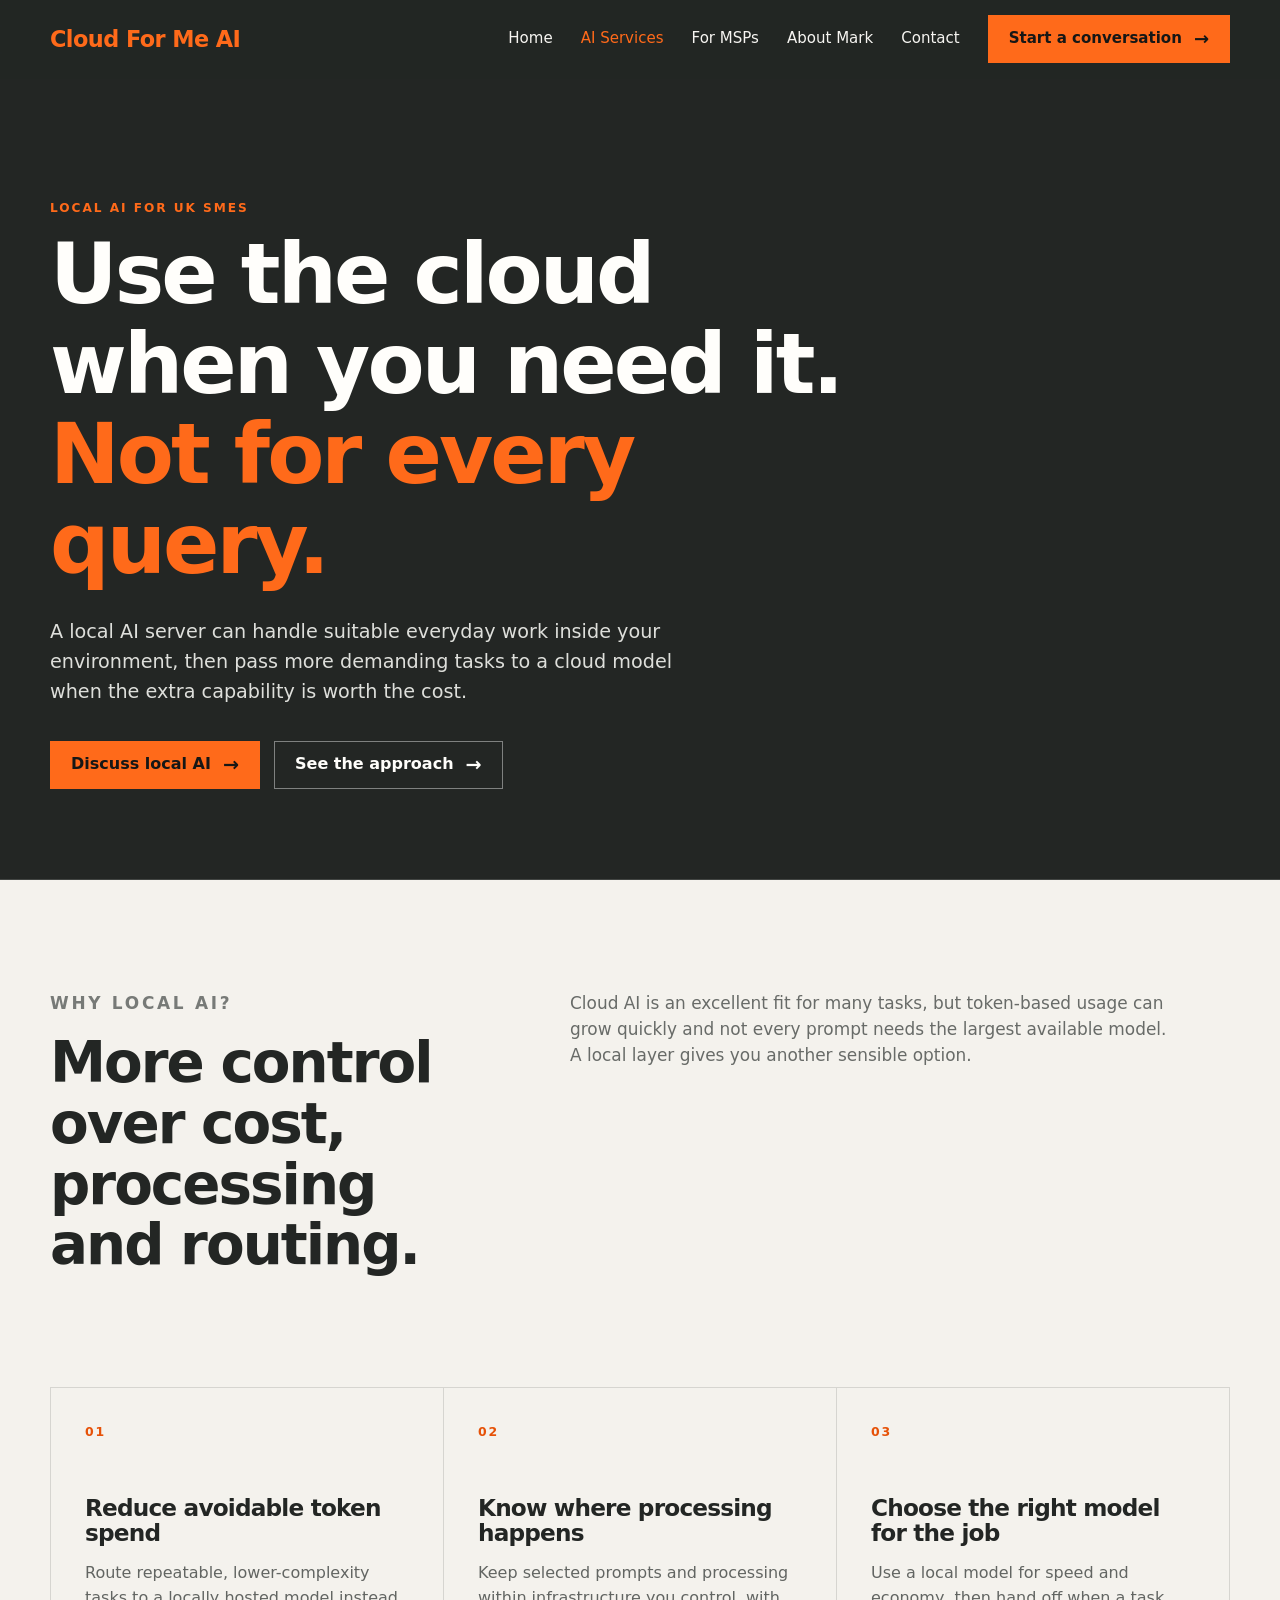
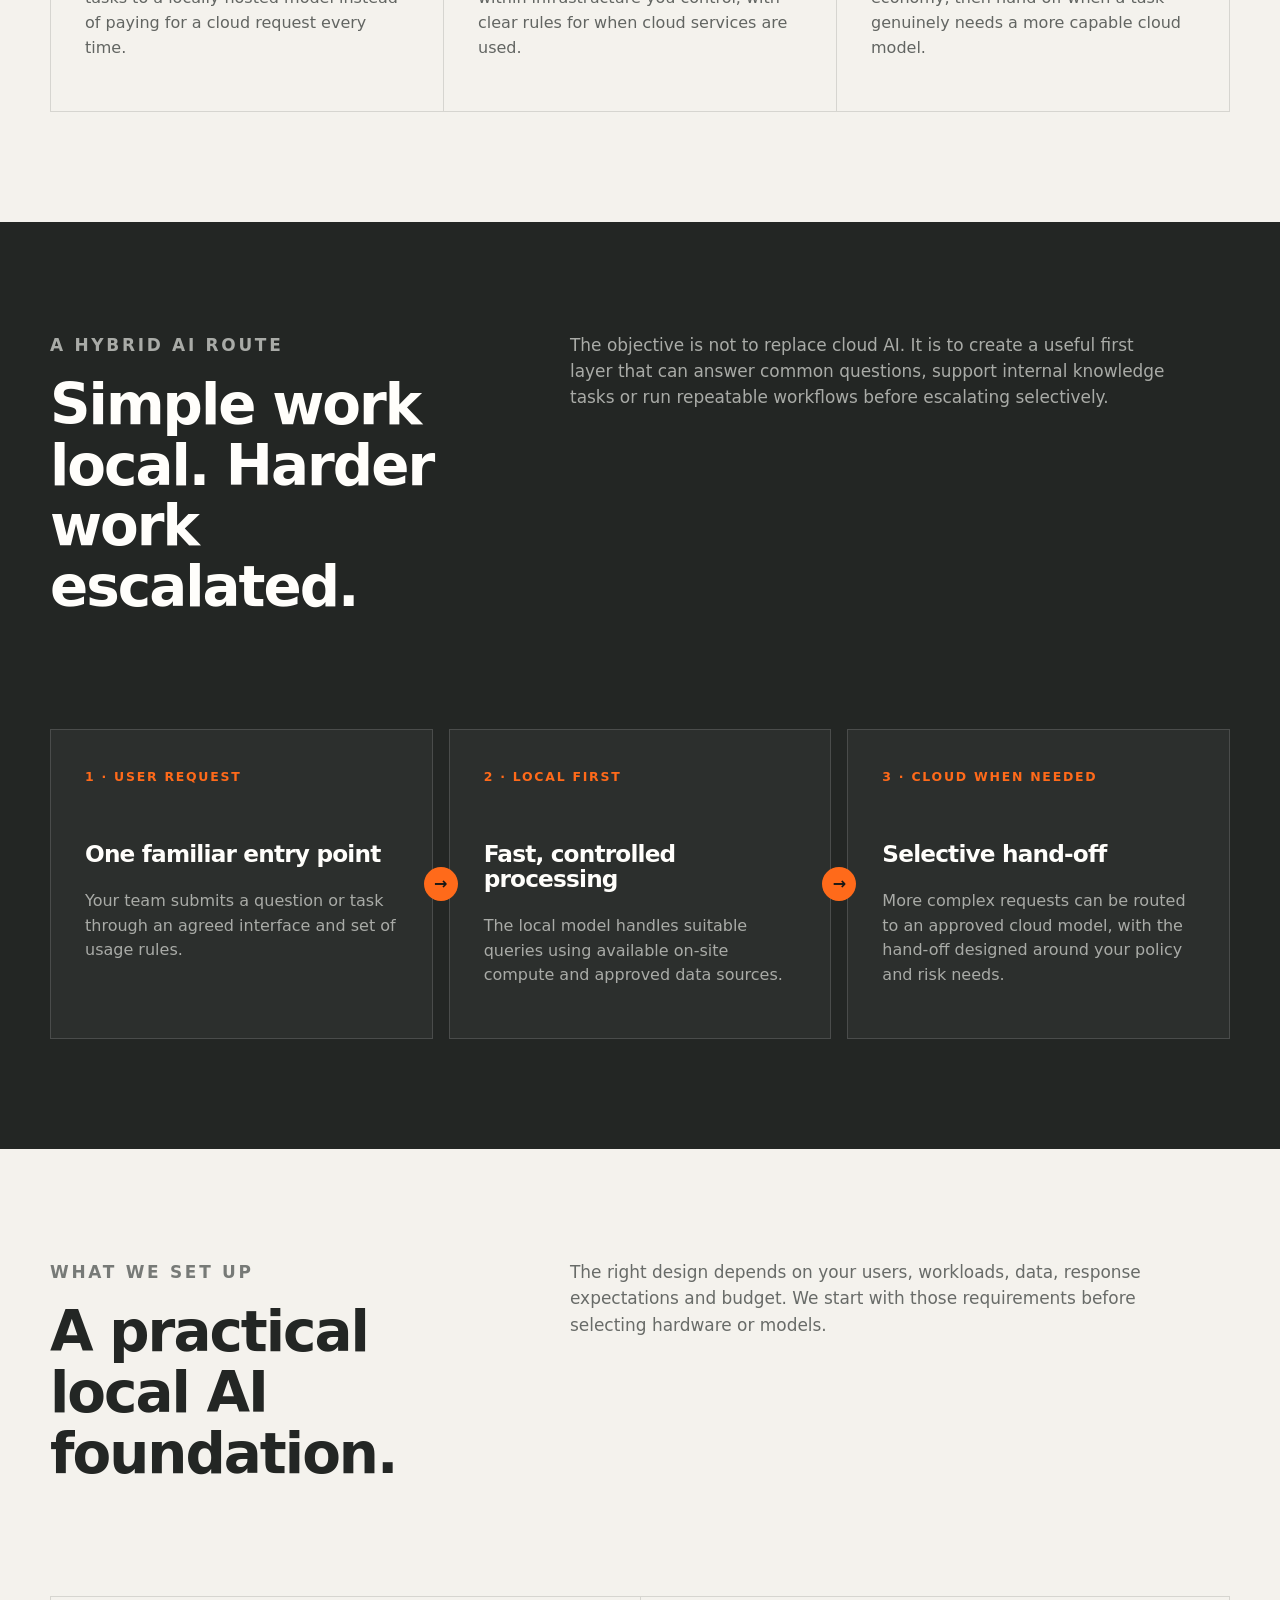
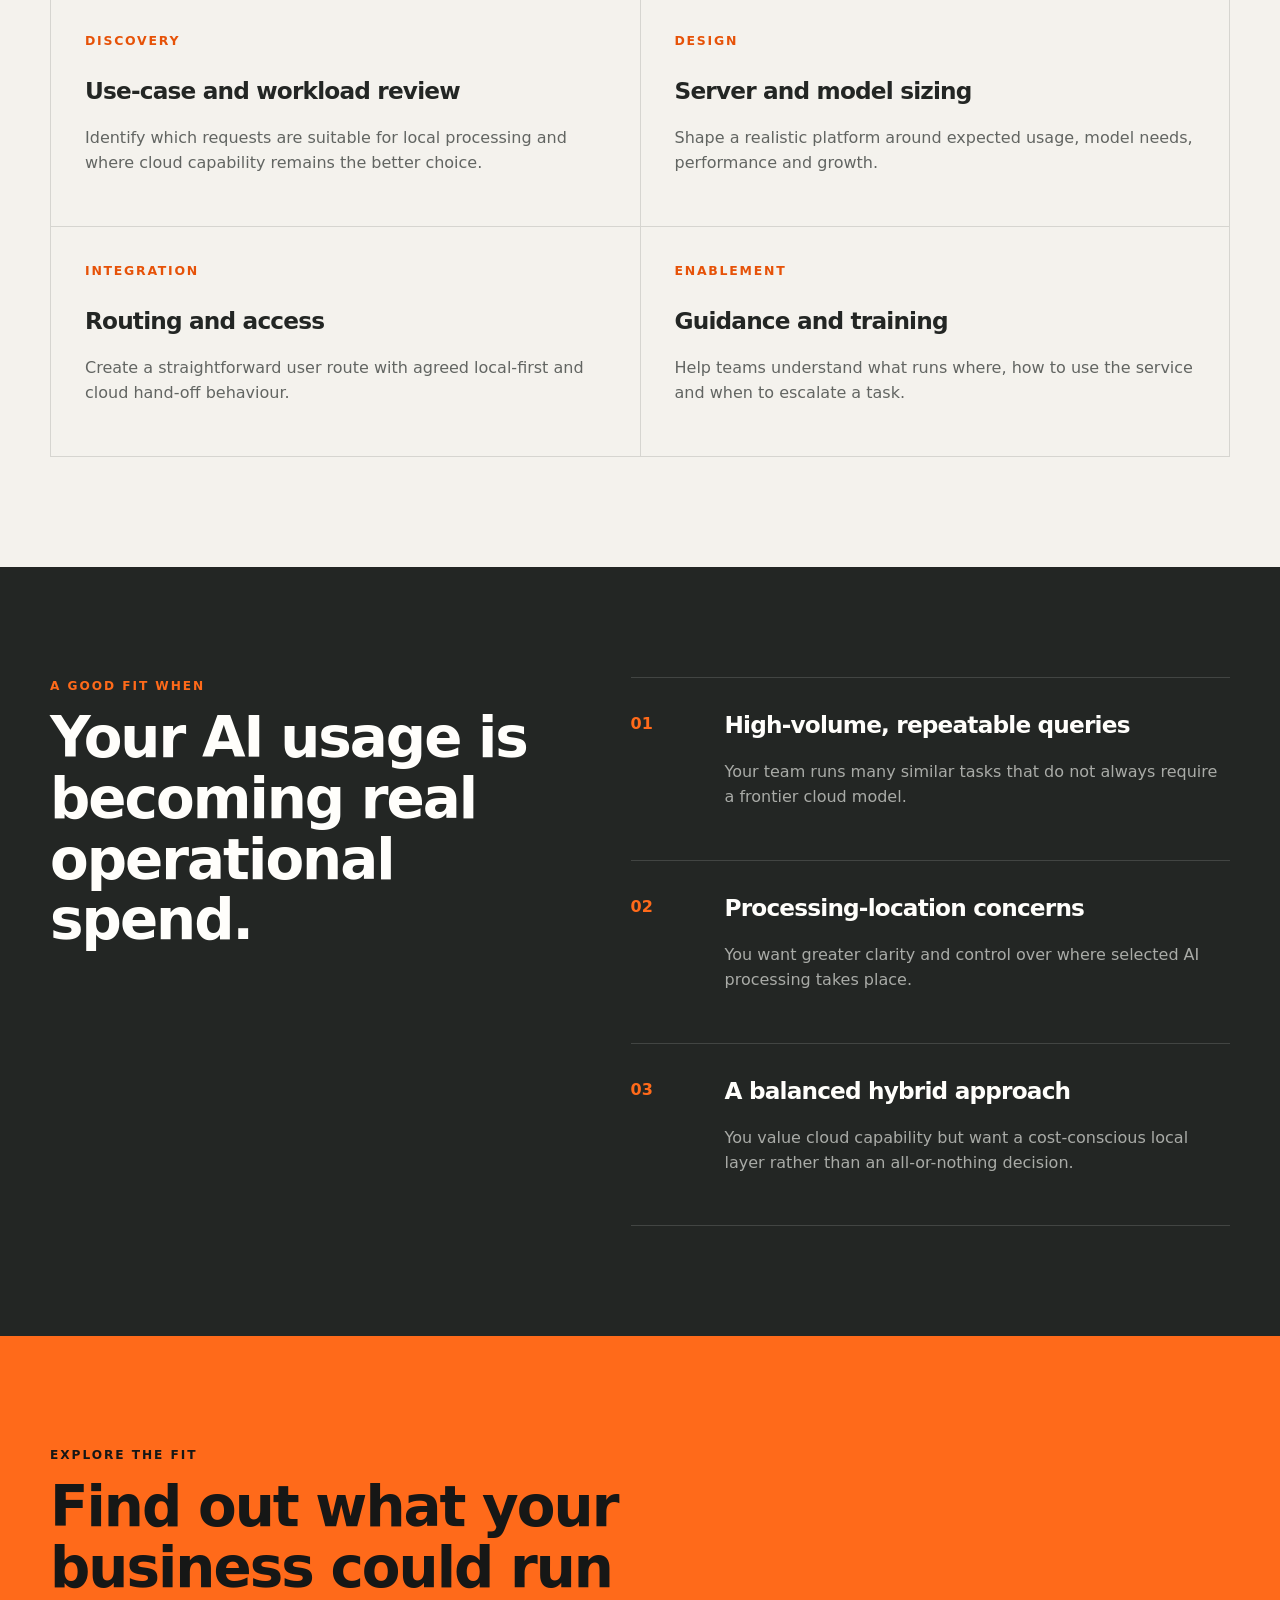
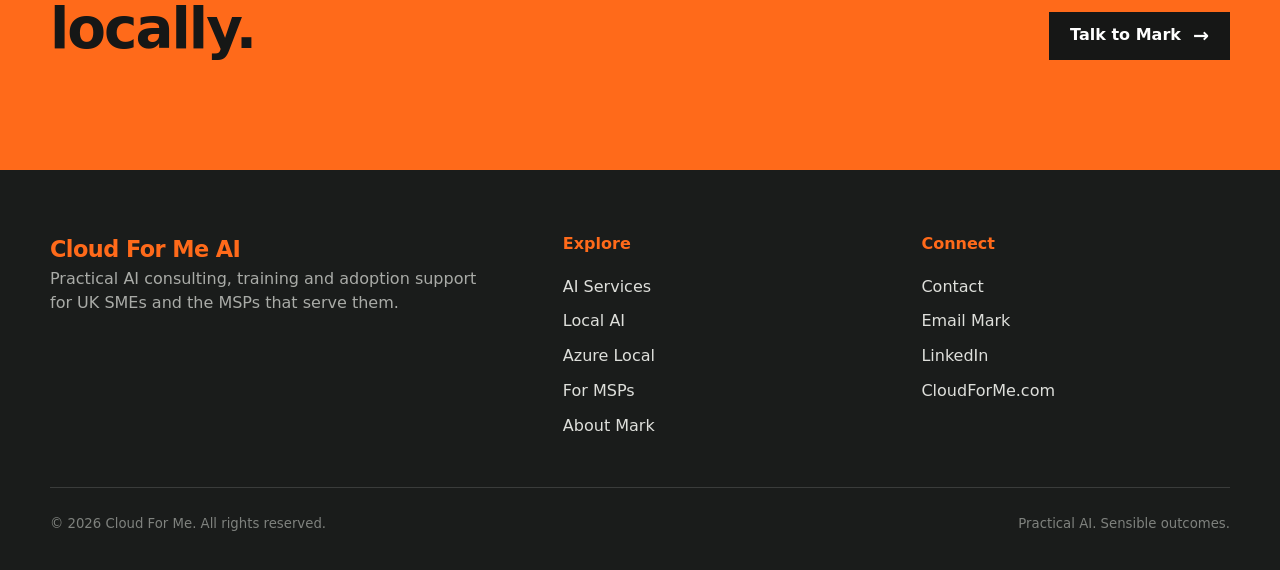
<file: local-ai.html>
<!doctype html>
<html lang="en-GB"><head><meta charset="utf-8"><meta name="viewport" content="width=device-width,initial-scale=1"><title>Local AI Servers for UK SMEs | Cloud For Me AI</title><meta name="description" content="Run suitable AI queries on a local server, control where processing happens and use cloud AI selectively for more demanding work."><link rel="stylesheet" href="styles.css"></head>
<body><a class="skip-link" href="#main">Skip to content</a><header class="site-header"><nav class="nav wrap" aria-label="Main navigation"><a class="brand" href="index.html">Cloud For Me <span aria-hidden="true">AI</span></a><button class="menu-toggle" aria-expanded="false" aria-controls="nav-links">Menu</button><div class="nav-links" id="nav-links"><a href="index.html">Home</a><a aria-current="page" href="services.html">AI Services</a><a href="partners.html">For MSPs</a><a href="about.html">About Mark</a><a href="contact.html">Contact</a><a class="button" href="contact.html">Start a conversation</a></div></nav></header>
<main id="main">
<section class="page-hero"><div class="wrap"><p class="eyebrow">Local AI for UK SMEs</p><h1>Use the cloud when you need it. <span class="accent">Not for every query.</span></h1><p class="lede">A local AI server can handle suitable everyday work inside your environment, then pass more demanding tasks to a cloud model when the extra capability is worth the cost.</p><div class="actions"><a class="button" href="contact.html">Discuss local AI</a><a class="button ghost" href="#approach">See the approach</a></div></div></section>

<section class="section light"><div class="wrap"><div class="section-head"><div><p class="eyebrow muted">Why local AI?</p><h2>More control over cost, processing and routing.</h2></div><p>Cloud AI is an excellent fit for many tasks, but token-based usage can grow quickly and not every prompt needs the largest available model. A local layer gives you another sensible option.</p></div><div class="cards"><article class="card"><span class="number">01</span><h3>Reduce avoidable token spend</h3><p>Route repeatable, lower-complexity tasks to a locally hosted model instead of paying for a cloud request every time.</p></article><article class="card"><span class="number">02</span><h3>Know where processing happens</h3><p>Keep selected prompts and processing within infrastructure you control, with clear rules for when cloud services are used.</p></article><article class="card"><span class="number">03</span><h3>Choose the right model for the job</h3><p>Use a local model for speed and economy, then hand off when a task genuinely needs a more capable cloud model.</p></article></div></div></section>

<section class="section" id="approach"><div class="wrap"><div class="section-head"><div><p class="eyebrow">A hybrid AI route</p><h2>Simple work local. Harder work escalated.</h2></div><p>The objective is not to replace cloud AI. It is to create a useful first layer that can answer common questions, support internal knowledge tasks or run repeatable workflows before escalating selectively.</p></div><div class="architecture"><article class="architecture-stage"><span class="stage-label">1 · User request</span><h3>One familiar entry point</h3><p>Your team submits a question or task through an agreed interface and set of usage rules.</p></article><article class="architecture-stage"><span class="stage-label">2 · Local first</span><h3>Fast, controlled processing</h3><p>The local model handles suitable queries using available on-site compute and approved data sources.</p></article><article class="architecture-stage"><span class="stage-label">3 · Cloud when needed</span><h3>Selective hand-off</h3><p>More complex requests can be routed to an approved cloud model, with the hand-off designed around your policy and risk needs.</p></article></div></div></section>

<section class="section light"><div class="wrap"><div class="section-head"><div><p class="eyebrow muted">What we set up</p><h2>A practical local AI foundation.</h2></div><p>The right design depends on your users, workloads, data, response expectations and budget. We start with those requirements before selecting hardware or models.</p></div><div class="fit-grid"><article class="fit-item"><strong>Discovery</strong><h3>Use-case and workload review</h3><p>Identify which requests are suitable for local processing and where cloud capability remains the better choice.</p></article><article class="fit-item"><strong>Design</strong><h3>Server and model sizing</h3><p>Shape a realistic platform around expected usage, model needs, performance and growth.</p></article><article class="fit-item"><strong>Integration</strong><h3>Routing and access</h3><p>Create a straightforward user route with agreed local-first and cloud hand-off behaviour.</p></article><article class="fit-item"><strong>Enablement</strong><h3>Guidance and training</h3><p>Help teams understand what runs where, how to use the service and when to escalate a task.</p></article></div></div></section>

<section class="section"><div class="wrap split"><div><p class="eyebrow">A good fit when</p><h2>Your AI usage is becoming real operational spend.</h2></div><div class="service-list"><article class="service-row"><span class="num">01</span><div><h3>High-volume, repeatable queries</h3><p>Your team runs many similar tasks that do not always require a frontier cloud model.</p></div></article><article class="service-row"><span class="num">02</span><div><h3>Processing-location concerns</h3><p>You want greater clarity and control over where selected AI processing takes place.</p></div></article><article class="service-row"><span class="num">03</span><div><h3>A balanced hybrid approach</h3><p>You value cloud capability but want a cost-conscious local layer rather than an all-or-nothing decision.</p></div></article></div></div></section>

<section class="section orange"><div class="wrap cta"><div><p class="eyebrow" style="color:#161716">Explore the fit</p><h2>Find out what your business could run locally.</h2></div><a class="button" href="contact.html">Talk to Mark</a></div></section>
</main><footer class="site-footer"><div class="wrap"><div class="footer-grid"><div><a class="brand" href="index.html">Cloud For Me AI</a><p>Practical AI consulting, training and adoption support for UK SMEs and the MSPs that serve them.</p></div><div class="footer-links"><strong>Explore</strong><a href="services.html">AI Services</a><a href="local-ai.html">Local AI</a><a href="azure-local.html">Azure Local</a><a href="partners.html">For MSPs</a><a href="about.html">About Mark</a></div><div class="footer-links"><strong>Connect</strong><a href="contact.html">Contact</a><a href="mailto:mark@cloudforme.com">Email Mark</a><a href="https://www.linkedin.com/in/marklilleyman/">LinkedIn</a><a href="https://cloudforme.com">CloudForMe.com</a></div></div><div class="copyright"><span>© <span data-year></span> Cloud For Me. All rights reserved.</span><span>Practical AI. Sensible outcomes.</span></div></div></footer><script src="script.js"></script></body></html>
</file>
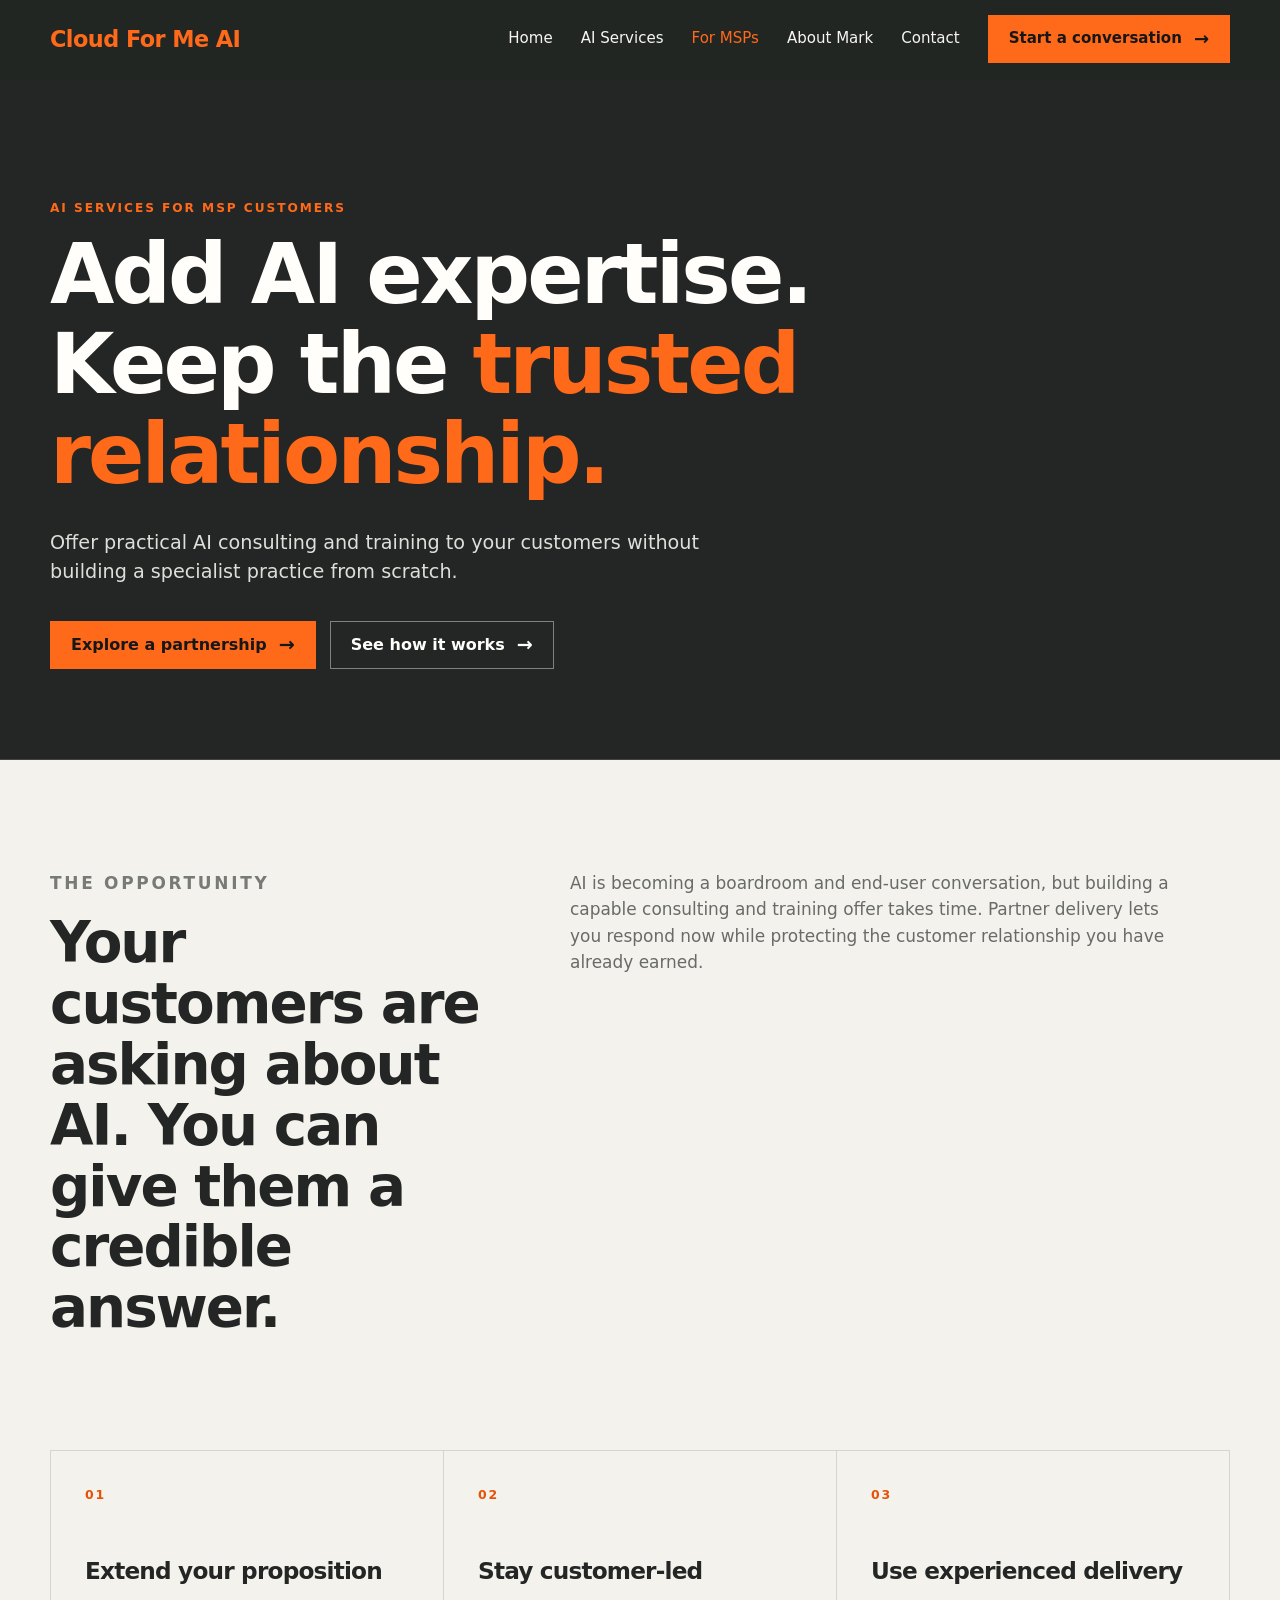
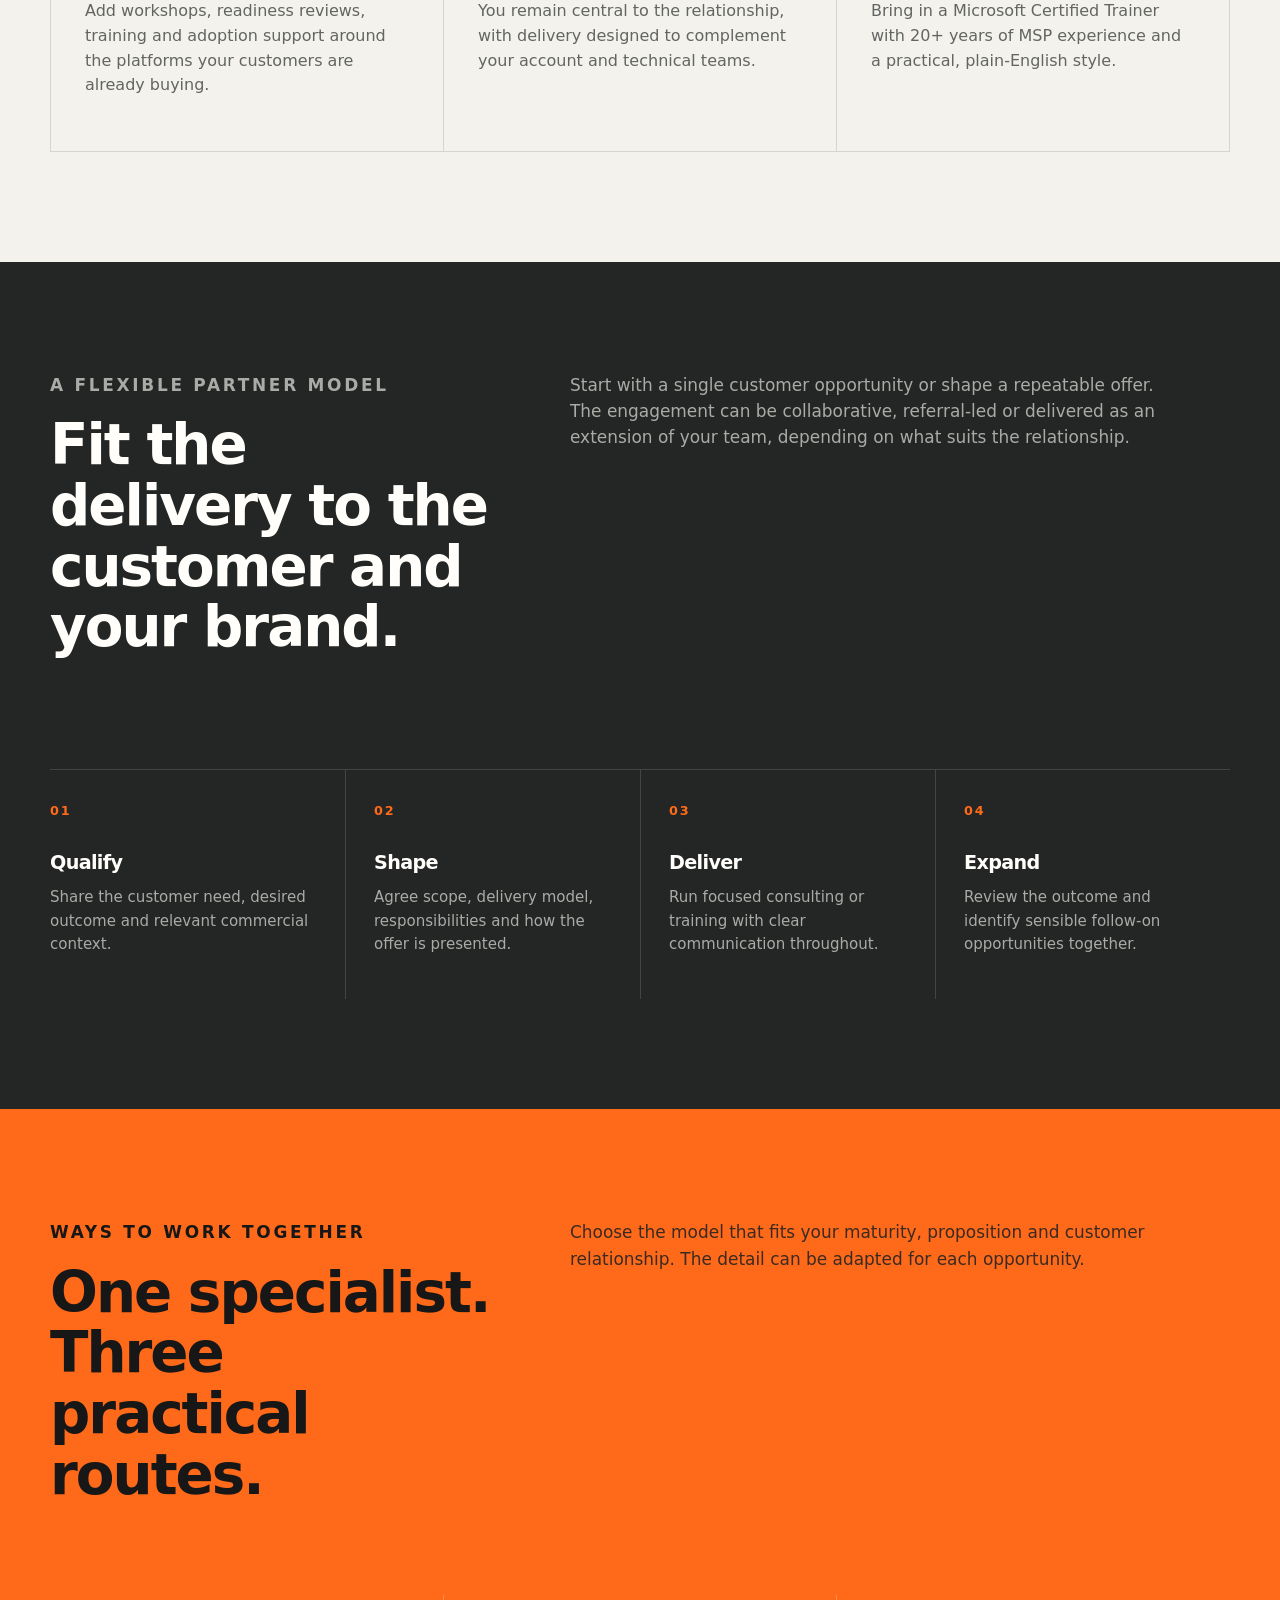
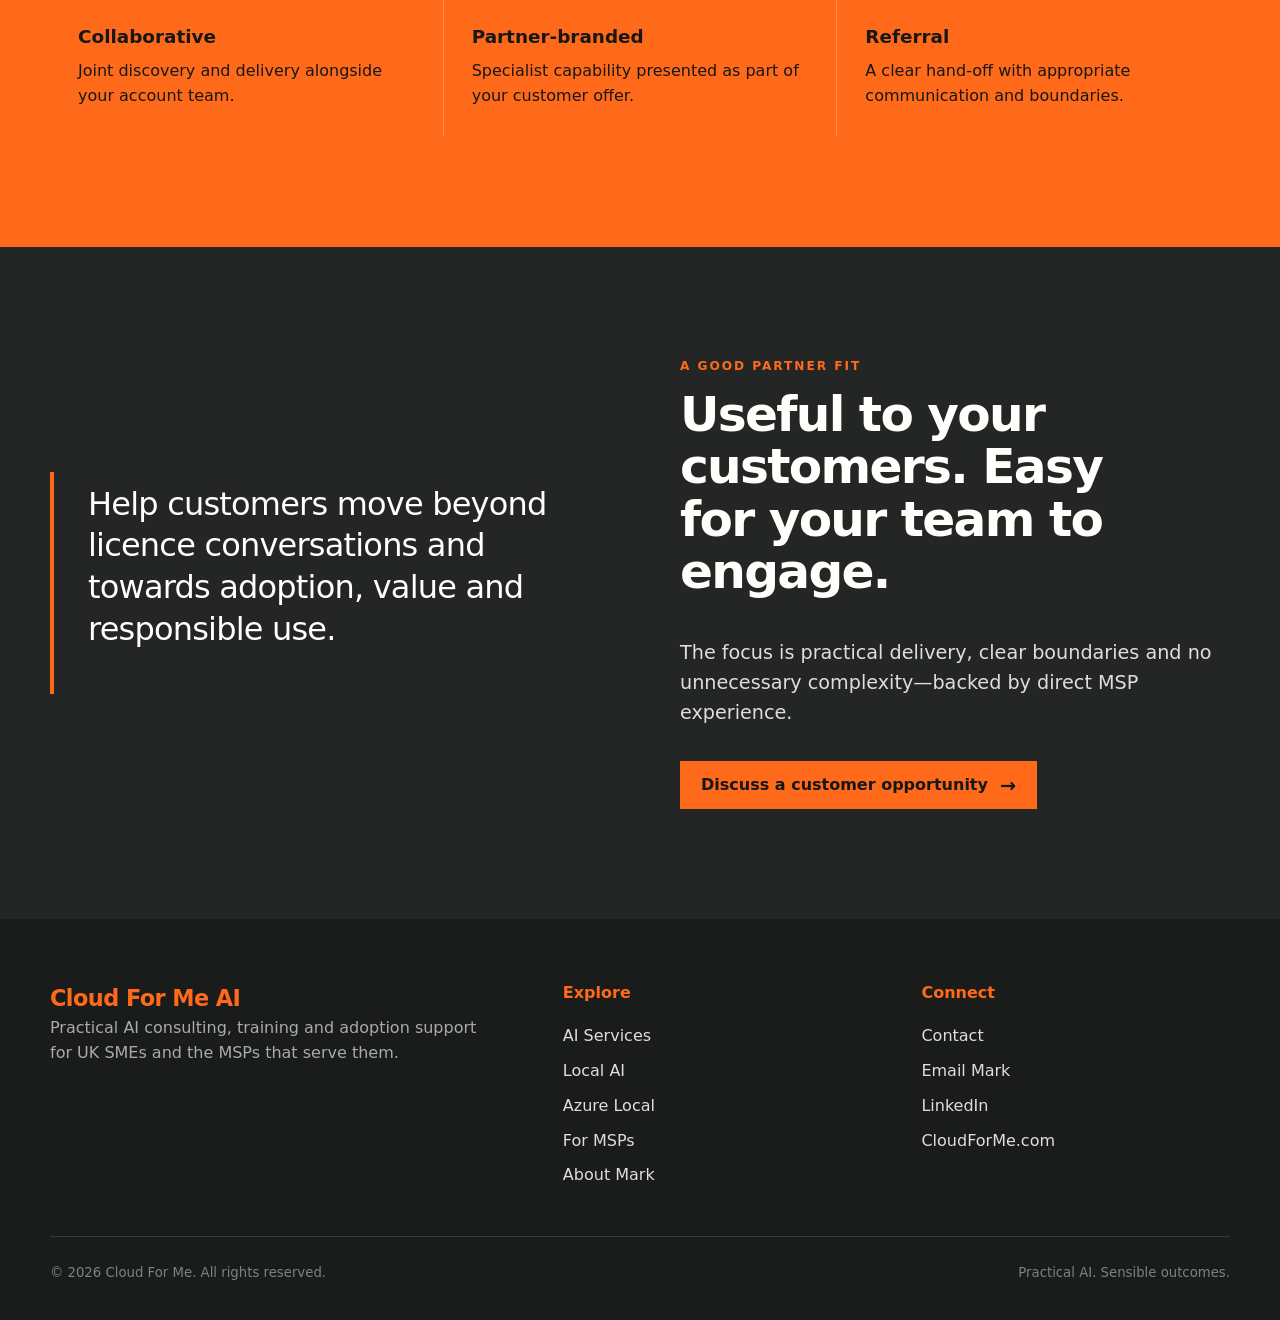
<file: partners.html>
<!doctype html>
<html lang="en-GB"><head><meta charset="utf-8"><meta name="viewport" content="width=device-width,initial-scale=1"><title>AI Services for MSP Customers | Cloud For Me AI</title><meta name="description" content="Extend your MSP proposition with practical AI consulting and training for your customers, delivered by experienced specialists."><link rel="stylesheet" href="styles.css"></head>
<body><a class="skip-link" href="#main">Skip to content</a><header class="site-header"><nav class="nav wrap" aria-label="Main navigation"><a class="brand" href="index.html">Cloud For Me <span aria-hidden="true">AI</span></a><button class="menu-toggle" aria-expanded="false" aria-controls="nav-links">Menu</button><div class="nav-links" id="nav-links"><a href="index.html">Home</a><a href="services.html">AI Services</a><a aria-current="page" href="partners.html">For MSPs</a><a href="about.html">About Mark</a><a href="contact.html">Contact</a><a class="button" href="contact.html">Start a conversation</a></div></nav></header>
<main id="main"><section class="page-hero"><div class="wrap"><p class="eyebrow">AI services for MSP customers</p><h1>Add AI expertise. Keep the <span class="accent">trusted relationship.</span></h1><p class="lede">Offer practical AI consulting and training to your customers without building a specialist practice from scratch.</p><div class="actions"><a class="button" href="contact.html">Explore a partnership</a><a class="button ghost" href="#model">See how it works</a></div></div></section>
<section class="section light"><div class="wrap"><div class="section-head"><div><p class="eyebrow muted">The opportunity</p><h2>Your customers are asking about AI. You can give them a credible answer.</h2></div><p>AI is becoming a boardroom and end-user conversation, but building a capable consulting and training offer takes time. Partner delivery lets you respond now while protecting the customer relationship you have already earned.</p></div><div class="cards"><article class="card"><span class="number">01</span><h3>Extend your proposition</h3><p>Add workshops, readiness reviews, training and adoption support around the platforms your customers are already buying.</p></article><article class="card"><span class="number">02</span><h3>Stay customer-led</h3><p>You remain central to the relationship, with delivery designed to complement your account and technical teams.</p></article><article class="card"><span class="number">03</span><h3>Use experienced delivery</h3><p>Bring in a Microsoft Certified Trainer with 20+ years of MSP experience and a practical, plain-English style.</p></article></div></div></section>
<section class="section" id="model"><div class="wrap"><div class="section-head"><div><p class="eyebrow">A flexible partner model</p><h2>Fit the delivery to the customer and your brand.</h2></div><p>Start with a single customer opportunity or shape a repeatable offer. The engagement can be collaborative, referral-led or delivered as an extension of your team, depending on what suits the relationship.</p></div><div class="process"><div class="step"><h3>Qualify</h3><p>Share the customer need, desired outcome and relevant commercial context.</p></div><div class="step"><h3>Shape</h3><p>Agree scope, delivery model, responsibilities and how the offer is presented.</p></div><div class="step"><h3>Deliver</h3><p>Run focused consulting or training with clear communication throughout.</p></div><div class="step"><h3>Expand</h3><p>Review the outcome and identify sensible follow-on opportunities together.</p></div></div></div></section>
<section class="section orange"><div class="wrap"><div class="section-head" style="margin-bottom:42px"><div><p class="eyebrow" style="color:#161716">Ways to work together</p><h2>One specialist. Three practical routes.</h2></div><p style="color:#3b2a21">Choose the model that fits your maturity, proposition and customer relationship. The detail can be adapted for each opportunity.</p></div><div class="partner-strip"><div><strong>Collaborative</strong><span>Joint discovery and delivery alongside your account team.</span></div><div><strong>Partner-branded</strong><span>Specialist capability presented as part of your customer offer.</span></div><div><strong>Referral</strong><span>A clear hand-off with appropriate communication and boundaries.</span></div></div></div></section>
<section class="section"><div class="wrap proof"><div class="quote-panel"><p>Help customers move beyond licence conversations and towards adoption, value and responsible use.</p></div><div><p class="eyebrow">A good partner fit</p><h2 style="font-size:clamp(2rem,3.8vw,3.6rem)">Useful to your customers. Easy for your team to engage.</h2><p class="lede">The focus is practical delivery, clear boundaries and no unnecessary complexity—backed by direct MSP experience.</p><div class="actions"><a class="button" href="contact.html">Discuss a customer opportunity</a></div></div></div></section></main>
<footer class="site-footer"><div class="wrap"><div class="footer-grid"><div><a class="brand" href="index.html">Cloud For Me AI</a><p>Practical AI consulting, training and adoption support for UK SMEs and the MSPs that serve them.</p></div><div class="footer-links"><strong>Explore</strong><a href="services.html">AI Services</a><a href="local-ai.html">Local AI</a><a href="azure-local.html">Azure Local</a><a href="partners.html">For MSPs</a><a href="about.html">About Mark</a></div><div class="footer-links"><strong>Connect</strong><a href="contact.html">Contact</a><a href="mailto:mark@cloudforme.com">Email Mark</a><a href="https://www.linkedin.com/in/marklilleyman/">LinkedIn</a><a href="https://cloudforme.com">CloudForMe.com</a></div></div><div class="copyright"><span>© <span data-year></span> Cloud For Me. All rights reserved.</span><span>Practical AI. Sensible outcomes.</span></div></div></footer><script src="script.js"></script></body></html>
</file>
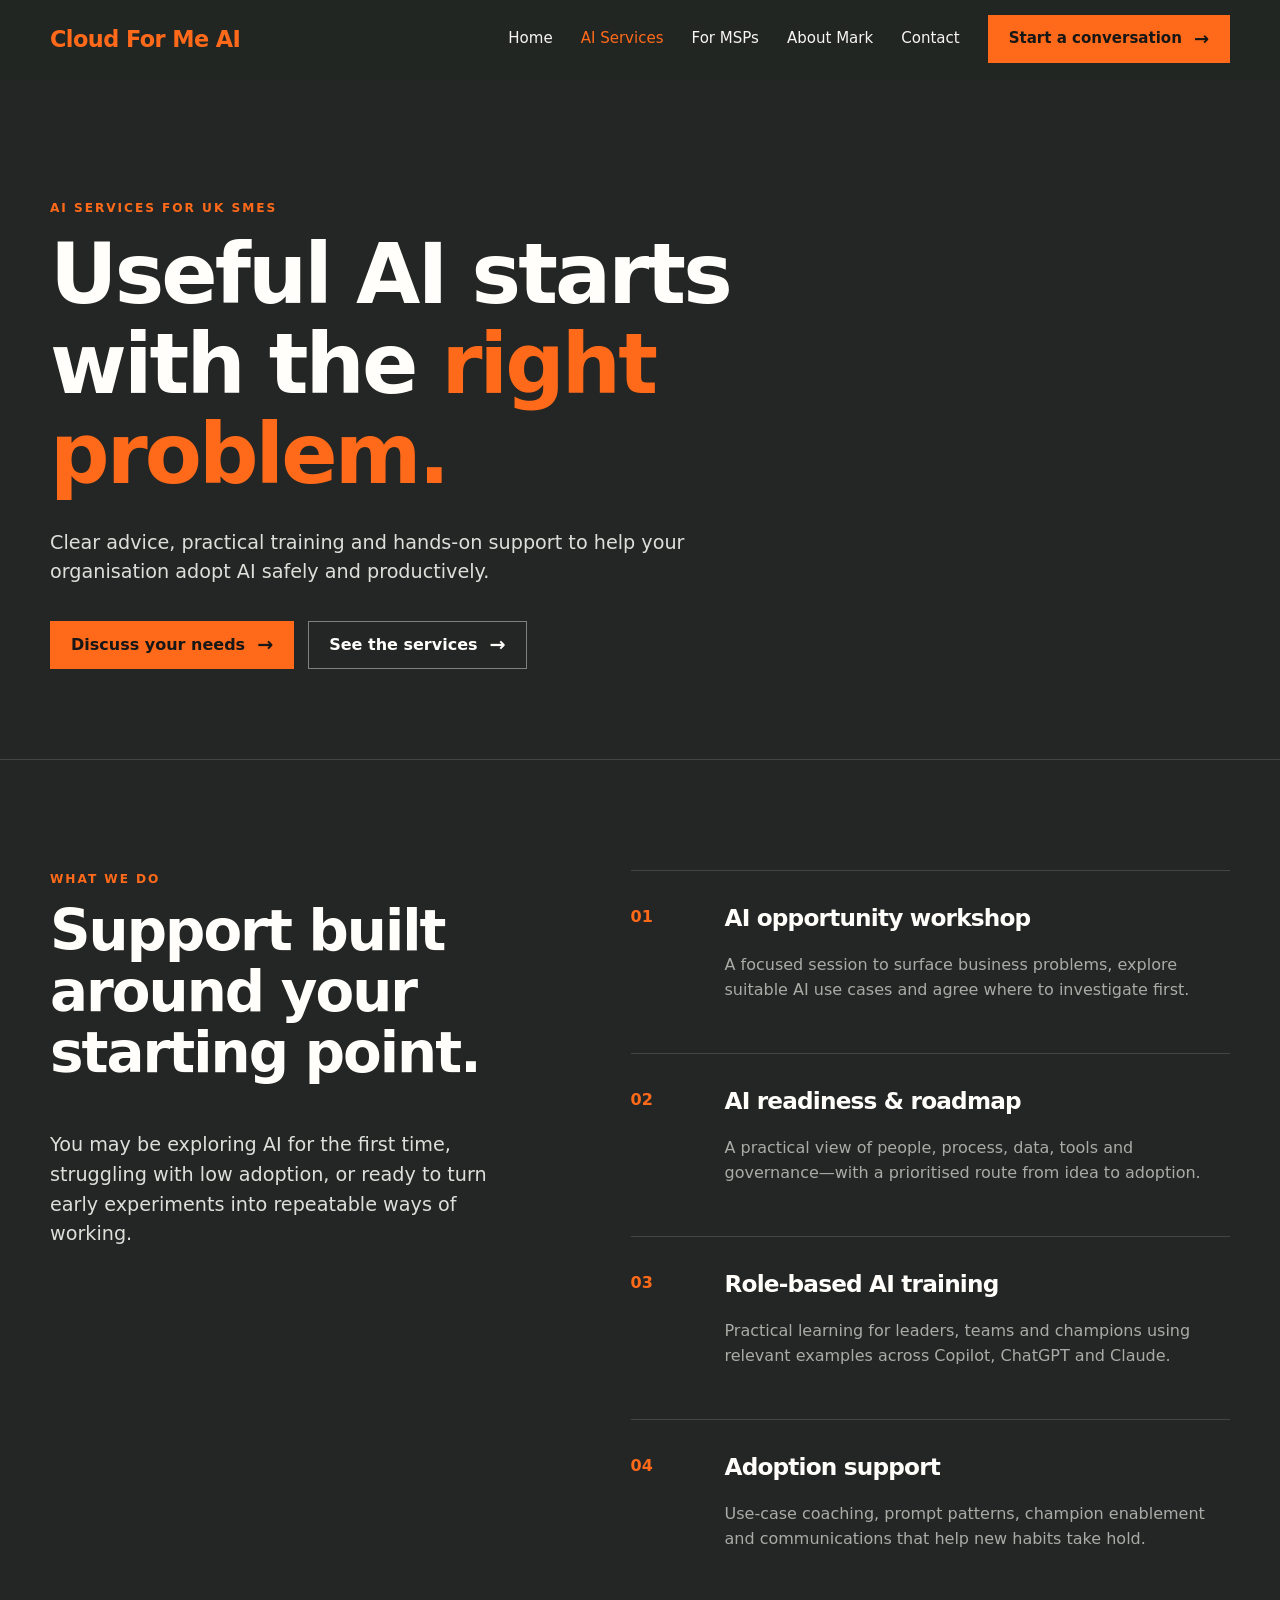
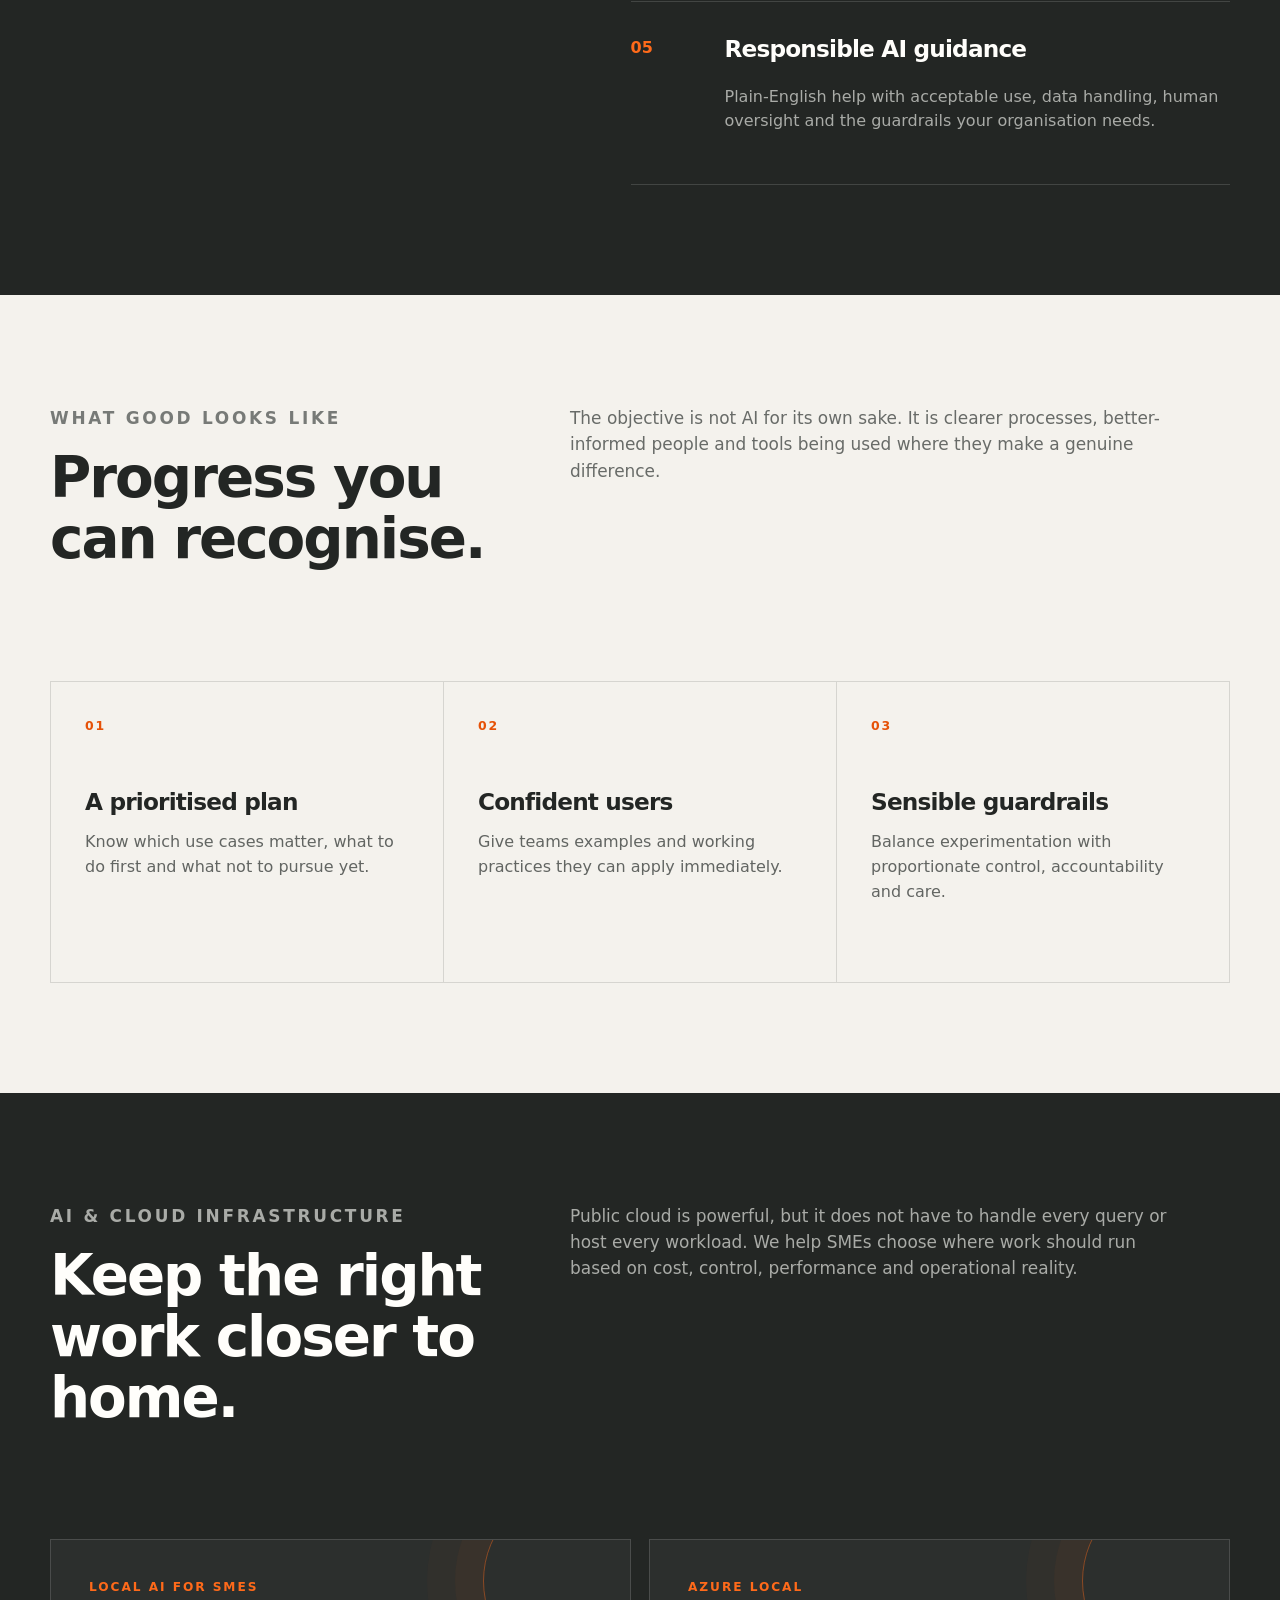
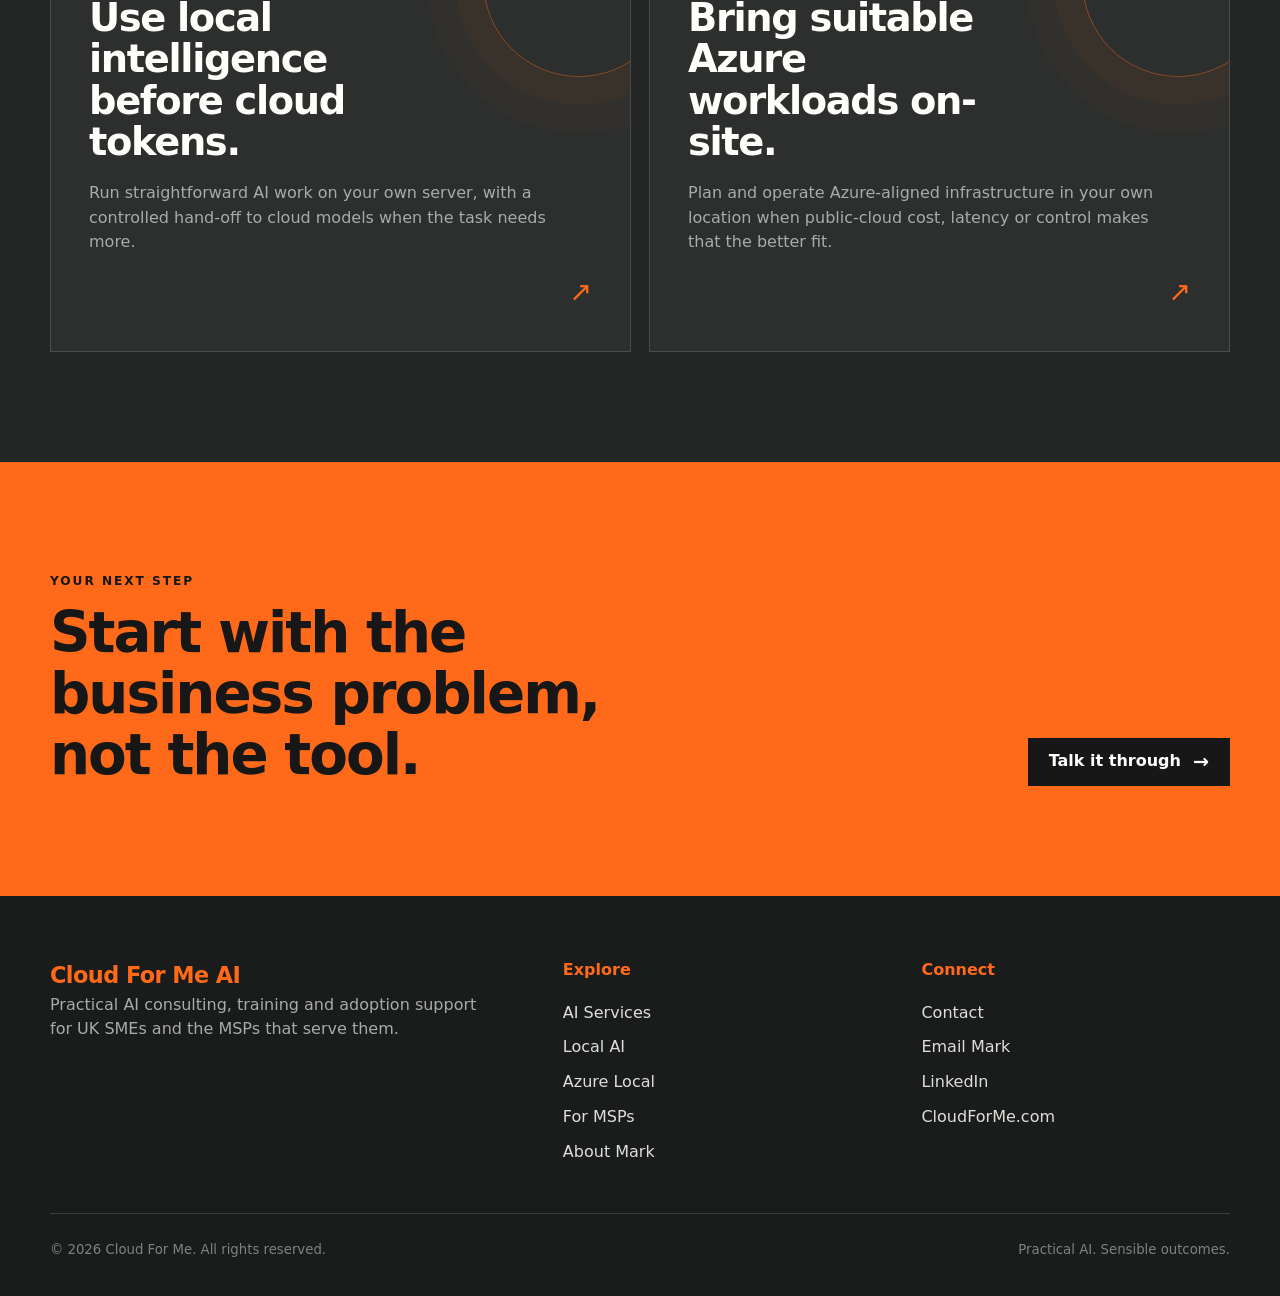
<file: services.html>
<!doctype html>
<html lang="en-GB"><head><meta charset="utf-8"><meta name="viewport" content="width=device-width,initial-scale=1"><title>AI Services for UK SMEs | Cloud For Me AI</title><meta name="description" content="AI strategy, adoption, training and governance support for small and medium-sized UK businesses."><link rel="stylesheet" href="styles.css"></head>
<body><a class="skip-link" href="#main">Skip to content</a><header class="site-header"><nav class="nav wrap" aria-label="Main navigation"><a class="brand" href="index.html">Cloud For Me <span aria-hidden="true">AI</span></a><button class="menu-toggle" aria-expanded="false" aria-controls="nav-links">Menu</button><div class="nav-links" id="nav-links"><a href="index.html">Home</a><a aria-current="page" href="services.html">AI Services</a><a href="partners.html">For MSPs</a><a href="about.html">About Mark</a><a href="contact.html">Contact</a><a class="button" href="contact.html">Start a conversation</a></div></nav></header>
<main id="main"><section class="page-hero"><div class="wrap"><p class="eyebrow">AI services for UK SMEs</p><h1>Useful AI starts with the <span class="accent">right problem.</span></h1><p class="lede">Clear advice, practical training and hands-on support to help your organisation adopt AI safely and productively.</p><div class="actions"><a class="button" href="contact.html">Discuss your needs</a><a class="button ghost" href="#services">See the services</a></div></div></section>
<section class="section" id="services"><div class="wrap split"><div><p class="eyebrow">What we do</p><h2>Support built around your starting point.</h2><p class="lede">You may be exploring AI for the first time, struggling with low adoption, or ready to turn early experiments into repeatable ways of working.</p></div><div class="service-list">
<article class="service-row" id="strategy"><span class="num">01</span><div><h3>AI opportunity workshop</h3><p>A focused session to surface business problems, explore suitable AI use cases and agree where to investigate first.</p></div></article>
<article class="service-row"><span class="num">02</span><div><h3>AI readiness &amp; roadmap</h3><p>A practical view of people, process, data, tools and governance—with a prioritised route from idea to adoption.</p></div></article>
<article class="service-row" id="training"><span class="num">03</span><div><h3>Role-based AI training</h3><p>Practical learning for leaders, teams and champions using relevant examples across Copilot, ChatGPT and Claude.</p></div></article>
<article class="service-row"><span class="num">04</span><div><h3>Adoption support</h3><p>Use-case coaching, prompt patterns, champion enablement and communications that help new habits take hold.</p></div></article>
<article class="service-row"><span class="num">05</span><div><h3>Responsible AI guidance</h3><p>Plain-English help with acceptable use, data handling, human oversight and the guardrails your organisation needs.</p></div></article>
</div></div></section>
<section class="section light"><div class="wrap"><div class="section-head"><div><p class="eyebrow muted">What good looks like</p><h2>Progress you can recognise.</h2></div><p>The objective is not AI for its own sake. It is clearer processes, better-informed people and tools being used where they make a genuine difference.</p></div><div class="cards"><article class="card"><span class="number">01</span><h3>A prioritised plan</h3><p>Know which use cases matter, what to do first and what not to pursue yet.</p></article><article class="card"><span class="number">02</span><h3>Confident users</h3><p>Give teams examples and working practices they can apply immediately.</p></article><article class="card"><span class="number">03</span><h3>Sensible guardrails</h3><p>Balance experimentation with proportionate control, accountability and care.</p></article></div></div></section>
<section class="section"><div class="wrap"><div class="section-head"><div><p class="eyebrow">AI &amp; cloud infrastructure</p><h2>Keep the right work closer to home.</h2></div><p>Public cloud is powerful, but it does not have to handle every query or host every workload. We help SMEs choose where work should run based on cost, control, performance and operational reality.</p></div><div class="feature-links"><a class="feature-link" href="local-ai.html"><span class="eyebrow">Local AI for SMEs</span><h3>Use local intelligence before cloud tokens.</h3><p>Run straightforward AI work on your own server, with a controlled hand-off to cloud models when the task needs more.</p><span class="arrow">↗</span></a><a class="feature-link" href="azure-local.html"><span class="eyebrow">Azure Local</span><h3>Bring suitable Azure workloads on-site.</h3><p>Plan and operate Azure-aligned infrastructure in your own location when public-cloud cost, latency or control makes that the better fit.</p><span class="arrow">↗</span></a></div></div></section>
<section class="section orange"><div class="wrap cta"><div><p class="eyebrow" style="color:#161716">Your next step</p><h2>Start with the business problem, not the tool.</h2></div><a class="button" href="contact.html">Talk it through</a></div></section></main>
<footer class="site-footer"><div class="wrap"><div class="footer-grid"><div><a class="brand" href="index.html">Cloud For Me AI</a><p>Practical AI consulting, training and adoption support for UK SMEs and the MSPs that serve them.</p></div><div class="footer-links"><strong>Explore</strong><a href="services.html">AI Services</a><a href="local-ai.html">Local AI</a><a href="azure-local.html">Azure Local</a><a href="partners.html">For MSPs</a><a href="about.html">About Mark</a></div><div class="footer-links"><strong>Connect</strong><a href="contact.html">Contact</a><a href="mailto:mark@cloudforme.com">Email Mark</a><a href="https://www.linkedin.com/in/marklilleyman/">LinkedIn</a><a href="https://cloudforme.com">CloudForMe.com</a></div></div><div class="copyright"><span>© <span data-year></span> Cloud For Me. All rights reserved.</span><span>Practical AI. Sensible outcomes.</span></div></div></footer><script src="script.js"></script></body></html>
</file>
<file: styles.css>
:root {
  --ink: #232624;
  --ink-soft: #2c2f2d;
  --paper: #f4f2ed;
  --white: #fffefb;
  --orange: #ff6a1a;
  --orange-deep: #e65208;
  --muted: #a9aba7;
  --line: rgba(255,255,255,.14);
  --max: 1180px;
}

* { box-sizing: border-box; }
html { scroll-behavior: smooth; }
body {
  margin: 0;
  color: var(--white);
  background: var(--ink);
  font-family: Inter, ui-sans-serif, system-ui, -apple-system, BlinkMacSystemFont, "Segoe UI", sans-serif;
  line-height: 1.55;
  -webkit-font-smoothing: antialiased;
}
a { color: inherit; }
img { max-width: 100%; }
.wrap { width: min(calc(100% - 40px), var(--max)); margin-inline: auto; }
.skip-link { position: absolute; left: -999px; top: 0; background: var(--orange); color: #111; padding: 10px 14px; z-index: 99; }
.skip-link:focus { left: 12px; top: 12px; }

.site-header { position: sticky; top: 0; z-index: 20; background: rgba(35,38,36,.92); backdrop-filter: blur(14px); border-bottom: 1px solid transparent; }
.nav { min-height: 78px; display: flex; align-items: center; justify-content: space-between; gap: 28px; }
.brand { color: var(--orange); font-weight: 800; font-size: clamp(1.15rem, 2vw, 1.4rem); text-decoration: none; letter-spacing: -.025em; }
.nav-links { display: flex; align-items: center; gap: 28px; }
.nav-links a { color: #f6f5f1; text-decoration: none; font-size: .94rem; }
.nav-links a:not(.button):hover, .nav-links a[aria-current="page"] { color: var(--orange); }
.menu-toggle { display: none; background: transparent; border: 1px solid var(--line); color: white; padding: 9px 12px; font: inherit; }

.button { display: inline-flex; align-items: center; justify-content: center; gap: 12px; min-height: 48px; padding: 0 20px; background: var(--orange); color: #161716 !important; border: 1px solid var(--orange); text-decoration: none; font-weight: 720; transition: transform .2s ease, background .2s ease; }
.button::after { content: "→"; font-size: 1.2em; }
.button:hover { transform: translateY(-2px); background: #ff7a31; }
.button.ghost { background: transparent; color: var(--white) !important; border-color: rgba(255,255,255,.42); }
.button.ghost:hover { border-color: var(--orange); color: var(--orange) !important; }

.eyebrow { color: var(--orange); font-size: .76rem; font-weight: 850; letter-spacing: .16em; text-transform: uppercase; }
.eyebrow.muted { color: #777a77; }
h1,h2,h3,p { margin-top: 0; }
h1,h2,h3 { line-height: 1.08; letter-spacing: -.035em; }
h1 { font-size: clamp(3rem, 7.2vw, 6.6rem); font-weight: 560; max-width: 12ch; margin-bottom: 28px; }
h2 { font-size: clamp(2rem, 4.4vw, 4.2rem); font-weight: 560; max-width: 14ch; }
h3 { font-size: 1.45rem; font-weight: 620; }
.accent { color: var(--orange); }
.lede { color: #dedfdb; font-size: clamp(1.05rem, 1.5vw, 1.25rem); max-width: 650px; }
.actions { display: flex; gap: 14px; flex-wrap: wrap; margin-top: 34px; }

.hero { min-height: calc(100vh - 78px); display: grid; align-items: center; padding: 72px 0 88px; overflow: hidden; }
.hero-grid { display: grid; grid-template-columns: 1.12fr .88fr; gap: 64px; align-items: center; }
.hero-visual { position: relative; min-height: 520px; display: grid; place-items: center; }
.orb { position: relative; overflow: hidden; width: min(480px, 100%); aspect-ratio: 1; border-radius: 49% 51% 44% 56% / 51% 39% 61% 49%; background: radial-gradient(circle at 64% 34%, rgba(255,106,26,.34), transparent 27%), linear-gradient(145deg, #343836, #171917 72%); box-shadow: inset 0 0 0 1px rgba(255,255,255,.08), 0 30px 80px rgba(0,0,0,.25); animation: float 7s ease-in-out infinite; }
.orb::before { content: ""; position: absolute; inset: 11%; border: 1px solid rgba(255,255,255,.08); border-radius: 50%; box-shadow: 0 0 0 38px rgba(255,255,255,.018), 0 0 0 76px rgba(255,106,26,.022); }
.orb::after { content: ""; position: absolute; inset: 0; background-image: linear-gradient(rgba(255,255,255,.027) 1px, transparent 1px), linear-gradient(90deg, rgba(255,255,255,.027) 1px, transparent 1px); background-size: 34px 34px; mask-image: radial-gradient(circle at center, #000 0 46%, transparent 78%); }
.ai-core { position: absolute; left: 50%; top: 50%; z-index: 2; width: 112px; height: 112px; transform: translate(-50%,-50%) rotate(-3deg); display: grid; place-content: center; text-align: center; background: rgba(22,25,23,.86); border: 1px solid rgba(255,106,26,.75); box-shadow: 0 0 0 9px rgba(255,106,26,.06), 0 18px 45px rgba(0,0,0,.34); }
.ai-core::before, .ai-core::after { content: ""; position: absolute; background: repeating-linear-gradient(90deg, transparent 0 9px, rgba(255,106,26,.62) 9px 12px, transparent 12px 19px); }
.ai-core::before { left: -18px; right: -18px; height: 7px; top: 18px; box-shadow: 0 68px 0 rgba(255,106,26,.34); }
.ai-core::after { top: -18px; bottom: -18px; width: 7px; left: 18px; background: repeating-linear-gradient(0deg, transparent 0 9px, rgba(255,106,26,.62) 9px 12px, transparent 12px 19px); box-shadow: 68px 0 0 rgba(255,106,26,.34); }
.ai-core strong { color: var(--orange); font-size: 2.15rem; line-height: 1; letter-spacing: -.06em; }
.ai-core span { margin-top: 7px; color: #d7d8d4; font-size: .62rem; font-weight: 750; letter-spacing: .12em; text-transform: uppercase; }
.network { position: absolute; inset: 10%; z-index: 3; }
.node { position: absolute; width: 13px; height: 13px; background: var(--orange); border-radius: 50%; box-shadow: 0 0 0 9px rgba(255,106,26,.13); }
.node::after { content: ""; position: absolute; left: 6px; top: 6px; width: var(--w); height: 1px; background: linear-gradient(90deg, rgba(255,106,26,.8), rgba(255,255,255,.08)); transform: rotate(var(--r)); transform-origin: left; }
.n1 { left: 18%; top: 28%; --w: 170px; --r: 20deg; }
.n2 { right: 17%; top: 37%; --w: 150px; --r: 130deg; }
.n3 { left: 31%; bottom: 21%; --w: 130px; --r: -48deg; }
.n4 { right: 28%; bottom: 18%; --w: 140px; --r: -136deg; }
.n5 { left: 9%; top: 56%; --w: 155px; --r: -17deg; }
.n6 { right: 8%; top: 64%; --w: 145px; --r: 164deg; }
.visual-tag { position: absolute; right: 0; bottom: 9%; padding: 18px 20px; background: var(--paper); color: var(--ink); max-width: 210px; font-size: .9rem; box-shadow: 0 15px 40px rgba(0,0,0,.25); }
.visual-tag strong { display: block; color: var(--orange-deep); font-size: 1.9rem; line-height: 1; margin-bottom: 6px; }
@keyframes float { 50% { transform: translateY(-12px) rotate(1deg); } }
@media (prefers-reduced-motion: reduce) { * { scroll-behavior: auto !important; animation: none !important; transition: none !important; } }

.audience-switch { border-top: 1px solid var(--line); border-bottom: 1px solid var(--line); }
.switch-grid { display: grid; grid-template-columns: 1fr 1fr; }
.route { padding: 60px clamp(24px, 5vw, 72px); text-decoration: none; position: relative; overflow: hidden; }
.route:first-child { border-right: 1px solid var(--line); }
.route span { color: var(--orange); font-size: .76rem; font-weight: 850; letter-spacing: .15em; text-transform: uppercase; }
.route h2 { font-size: clamp(2rem, 3.7vw, 3.6rem); margin: 14px 0 18px; }
.route p { color: var(--muted); max-width: 49ch; }
.route::after { content: "↗"; position: absolute; right: 34px; bottom: 24px; color: var(--orange); font-size: 2rem; transition: transform .2s; }
.route:hover { background: var(--ink-soft); }
.route:hover::after { transform: translate(4px,-4px); }

.section { padding: 110px 0; }
.section.light { background: var(--paper); color: var(--ink); }
.section.orange { background: var(--orange); color: #161716; }
.section-head { display: grid; grid-template-columns: .8fr 1.2fr; gap: 80px; align-items: start; margin-bottom: 64px; }
.section-head p { color: #686b68; font-size: 1.06rem; max-width: 56ch; }
.section:not(.light) .section-head p { color: var(--muted); }
.cards { display: grid; grid-template-columns: repeat(3, 1fr); gap: 1px; background: #d6d5d0; border: 1px solid #d6d5d0; }
.card { background: var(--paper); padding: 34px; min-height: 300px; display: flex; flex-direction: column; }
.card .number { color: var(--orange-deep); font-size: .78rem; font-weight: 850; letter-spacing: .15em; }
.card h3 { margin: 54px 0 16px; }
.card p { color: #626562; }
.card a { margin-top: auto; color: var(--orange-deep); font-weight: 750; text-decoration: none; }

.process { display: grid; grid-template-columns: repeat(4, 1fr); gap: 0; counter-reset: step; }
.step { padding: 28px 28px 28px 0; border-top: 1px solid var(--line); counter-increment: step; }
.step + .step { padding-left: 28px; border-left: 1px solid var(--line); }
.step::before { content: "0" counter(step); color: var(--orange); font-weight: 800; font-size: .8rem; letter-spacing: .14em; }
.step h3 { margin: 30px 0 13px; font-size: 1.2rem; }
.step p { color: var(--muted); font-size: .94rem; }

.proof { display: grid; grid-template-columns: 1fr 1fr; gap: 80px; align-items: center; }
.quote-panel { border-left: 4px solid var(--orange); padding: 12px 0 12px 34px; }
.quote-panel p { font-size: clamp(1.4rem, 2.5vw, 2.3rem); line-height: 1.3; letter-spacing: -.025em; }
.credentials { display: grid; grid-template-columns: 1fr 1fr; gap: 14px; }
.credential { background: var(--ink-soft); padding: 26px; min-height: 145px; }
.credential strong { display: block; color: var(--orange); font-size: 2rem; margin-bottom: 8px; }
.credential span { color: #d1d2cf; }

.cta { display: grid; grid-template-columns: 1fr auto; gap: 40px; align-items: end; }
.cta h2 { max-width: 16ch; margin-bottom: 0; }
.cta .button { background: #161716; border-color: #161716; color: white !important; }

.page-hero { padding: 120px 0 90px; border-bottom: 1px solid var(--line); }
.page-hero h1 { max-width: 14ch; font-size: clamp(2.8rem, 6.5vw, 5.7rem); }
.split { display: grid; grid-template-columns: .9fr 1.1fr; gap: 90px; }
.profile-grid { display: grid; grid-template-columns: .86fr 1.14fr; gap: clamp(52px, 8vw, 110px); align-items: center; }
.portrait-frame { position: relative; }
.portrait-frame::before { content: ""; position: absolute; width: 42%; height: 42%; left: -18px; top: -18px; background: var(--orange); z-index: 0; }
.portrait-frame img { position: relative; z-index: 1; display: block; width: 100%; height: 500px; object-fit: cover; object-position: 50% 38%; filter: saturate(.94) contrast(1.03); }
.portrait-caption { position: absolute; z-index: 2; right: -18px; bottom: 22px; background: var(--paper); color: var(--ink); padding: 16px 20px; box-shadow: 0 18px 42px rgba(0,0,0,.28); }
.portrait-caption strong { display: block; font-size: 1.08rem; }
.portrait-caption span { color: #666965; font-size: .86rem; }
.bio-copy h2 { max-width: 13ch; }
.bio-copy p { color: #d5d6d2; font-size: 1.03rem; }
.bio-copy .lead-copy { color: white; font-size: clamp(1.25rem, 2vw, 1.65rem); line-height: 1.4; letter-spacing: -.018em; }
.expertise-grid { display: grid; grid-template-columns: repeat(2, 1fr); gap: 1px; background: #d6d5d0; border: 1px solid #d6d5d0; }
.expertise-item { background: var(--paper); padding: 34px; min-height: 230px; }
.expertise-item .icon-mark { color: var(--orange-deep); font-size: 1.65rem; font-weight: 800; display: block; margin-bottom: 40px; }
.expertise-item p { color: #626562; }
.expertise-grid.compact .expertise-item { min-height: 170px; padding: 25px 28px; }
.expertise-grid.compact .expertise-item .icon-mark { margin-bottom: 18px; font-size: 1.35rem; }
.expertise-grid.compact .expertise-item h3 { margin-bottom: 10px; font-size: 1.25rem; }
.expertise-grid.compact .expertise-item p { margin-bottom: 0; font-size: .94rem; }
.principles { display: grid; grid-template-columns: repeat(3, 1fr); gap: 26px; }
.principle { border-top: 3px solid var(--orange); padding-top: 25px; }
.principle p { color: var(--muted); }
.linkedin-link { display: inline-flex; align-items: center; gap: 10px; color: var(--orange); font-weight: 750; text-decoration: none; }
.linkedin-link::after { content: "↗"; }
.service-list { border-top: 1px solid var(--line); }
.service-row { display: grid; grid-template-columns: 70px 1fr; gap: 24px; padding: 34px 0; border-bottom: 1px solid var(--line); }
.service-row .num { color: var(--orange); font-weight: 800; }
.service-row p { color: var(--muted); }
.partner-strip { display: grid; grid-template-columns: repeat(3,1fr); gap: 1px; background: rgba(255,255,255,.23); }
.partner-strip > div { background: var(--orange); padding: 28px; }
.partner-strip strong { display: block; font-size: 1.15rem; margin-bottom: 8px; }
.feature-links { display: grid; grid-template-columns: repeat(2, 1fr); gap: 18px; }
.feature-link { position: relative; display: flex; flex-direction: column; min-height: 360px; padding: 38px; background: var(--ink-soft); border: 1px solid var(--line); text-decoration: none; overflow: hidden; }
.feature-link::before { content: ""; position: absolute; width: 190px; height: 190px; right: -45px; top: -55px; border: 1px solid rgba(255,106,26,.45); border-radius: 50%; box-shadow: 0 0 0 28px rgba(255,106,26,.04), 0 0 0 56px rgba(255,106,26,.025); }
.feature-link .eyebrow { position: relative; }
.feature-link h3 { position: relative; margin: auto 0 18px; font-size: clamp(1.8rem, 3vw, 2.8rem); max-width: 12ch; }
.feature-link p { color: var(--muted); max-width: 48ch; }
.feature-link .arrow { color: var(--orange); font-size: 1.7rem; align-self: flex-end; }
.feature-link:hover { border-color: var(--orange); }
.architecture { display: grid; grid-template-columns: repeat(3, 1fr); align-items: stretch; gap: 16px; }
.architecture-stage { position: relative; padding: 34px; min-height: 280px; background: var(--ink-soft); border: 1px solid var(--line); }
.architecture-stage + .architecture-stage::before { content: "→"; position: absolute; left: -26px; top: 50%; transform: translateY(-50%); width: 34px; height: 34px; display: grid; place-items: center; background: var(--orange); color: #161716; font-weight: 800; border-radius: 50%; z-index: 2; }
.architecture-stage .stage-label { color: var(--orange); font-size: .78rem; font-weight: 850; letter-spacing: .14em; text-transform: uppercase; }
.architecture-stage h3 { margin-top: 52px; }
.architecture-stage p { color: var(--muted); }
.fit-grid { display: grid; grid-template-columns: repeat(2, 1fr); gap: 1px; background: #d6d5d0; border: 1px solid #d6d5d0; }
.fit-item { background: var(--paper); color: var(--ink); padding: 34px; min-height: 210px; }
.fit-item strong { display: block; color: var(--orange-deep); margin-bottom: 28px; font-size: .78rem; letter-spacing: .14em; text-transform: uppercase; }
.fit-item p { color: #626562; }
.callout { padding: clamp(34px, 6vw, 70px); background: var(--ink-soft); border-left: 5px solid var(--orange); }
.callout p { color: #d7d8d4; font-size: clamp(1.2rem, 2vw, 1.65rem); max-width: 45ch; }
.callout small { color: var(--muted); }

.contact-hero h1 { max-width: 13ch; }
.contact-layout { display: grid; grid-template-columns: .8fr 1.2fr; gap: clamp(50px, 8vw, 110px); align-items: start; }
.contact-intro h2 { margin-bottom: 26px; }
.contact-intro > p:last-child { color: #626562; font-size: 1.06rem; max-width: 46ch; }
.contact-options { display: grid; gap: 14px; }
.contact-card { position: relative; display: grid; gap: 13px; min-height: 210px; padding: 32px 76px 32px 32px; background: var(--white); color: var(--ink); border: 1px solid #d6d5d0; text-decoration: none; transition: border-color .2s ease, transform .2s ease; }
.contact-card:hover { border-color: var(--orange); transform: translateY(-2px); }
.contact-label { color: var(--orange-deep); font-size: .76rem; font-weight: 850; letter-spacing: .15em; text-transform: uppercase; }
.contact-card strong { align-self: end; font-size: clamp(1.35rem, 2.4vw, 2rem); letter-spacing: -.025em; overflow-wrap: anywhere; }
.contact-note { color: #626562; }
.contact-arrow { position: absolute; right: 28px; bottom: 27px; color: var(--orange-deep); font-size: 1.7rem; }

.site-footer { padding: 62px 0 36px; background: #1a1c1b; }
.footer-grid { display: grid; grid-template-columns: 1.5fr 1fr 1fr; gap: 50px; padding-bottom: 48px; border-bottom: 1px solid var(--line); }
.footer-grid p { color: var(--muted); max-width: 44ch; }
.footer-links { display: grid; gap: 10px; align-content: start; }
.footer-links strong { color: var(--orange); margin-bottom: 8px; }
.footer-links a { color: #dedfdb; text-decoration: none; }
.copyright { color: #7f827e; font-size: .83rem; padding-top: 26px; display: flex; justify-content: space-between; gap: 20px; }

@media (max-width: 850px) {
  .menu-toggle { display: block; }
  .nav-links { display: none; position: absolute; left: 0; right: 0; top: 78px; background: var(--ink); padding: 24px 20px; flex-direction: column; align-items: stretch; border-top: 1px solid var(--line); }
  .nav-links.open { display: flex; }
  .nav-links .button { width: 100%; }
  .hero-grid, .section-head, .proof, .split, .profile-grid, .contact-layout { grid-template-columns: 1fr; gap: 45px; }
  .hero { min-height: auto; }
  .hero-visual { min-height: 390px; }
  .visual-tag { right: 5%; }
  .switch-grid { grid-template-columns: 1fr; }
  .route:first-child { border-right: 0; border-bottom: 1px solid var(--line); }
  .cards { grid-template-columns: 1fr; }
  .card { min-height: 250px; }
  .process { grid-template-columns: 1fr 1fr; }
  .step:nth-child(3) { border-left: 0; padding-left: 0; }
  .cta { grid-template-columns: 1fr; align-items: start; }
  .footer-grid { grid-template-columns: 1fr 1fr; }
  .footer-grid > :first-child { grid-column: 1 / -1; }
  .portrait-frame { max-width: 600px; }
  .architecture { grid-template-columns: 1fr; }
  .architecture-stage + .architecture-stage::before { content: "↓"; left: 50%; top: -26px; transform: translateX(-50%); }
}

@media (max-width: 560px) {
  .wrap { width: min(calc(100% - 28px), var(--max)); }
  .section { padding: 78px 0; }
  .hero { padding-top: 48px; }
  .hero-grid { gap: 24px; }
  .hero-visual { min-height: 315px; }
  .process, .credentials, .partner-strip, .footer-grid, .expertise-grid, .principles, .feature-links, .fit-grid { grid-template-columns: 1fr; }
  .step + .step { border-left: 0; padding-left: 0; }
  .copyright { flex-direction: column; }
}
</file>
